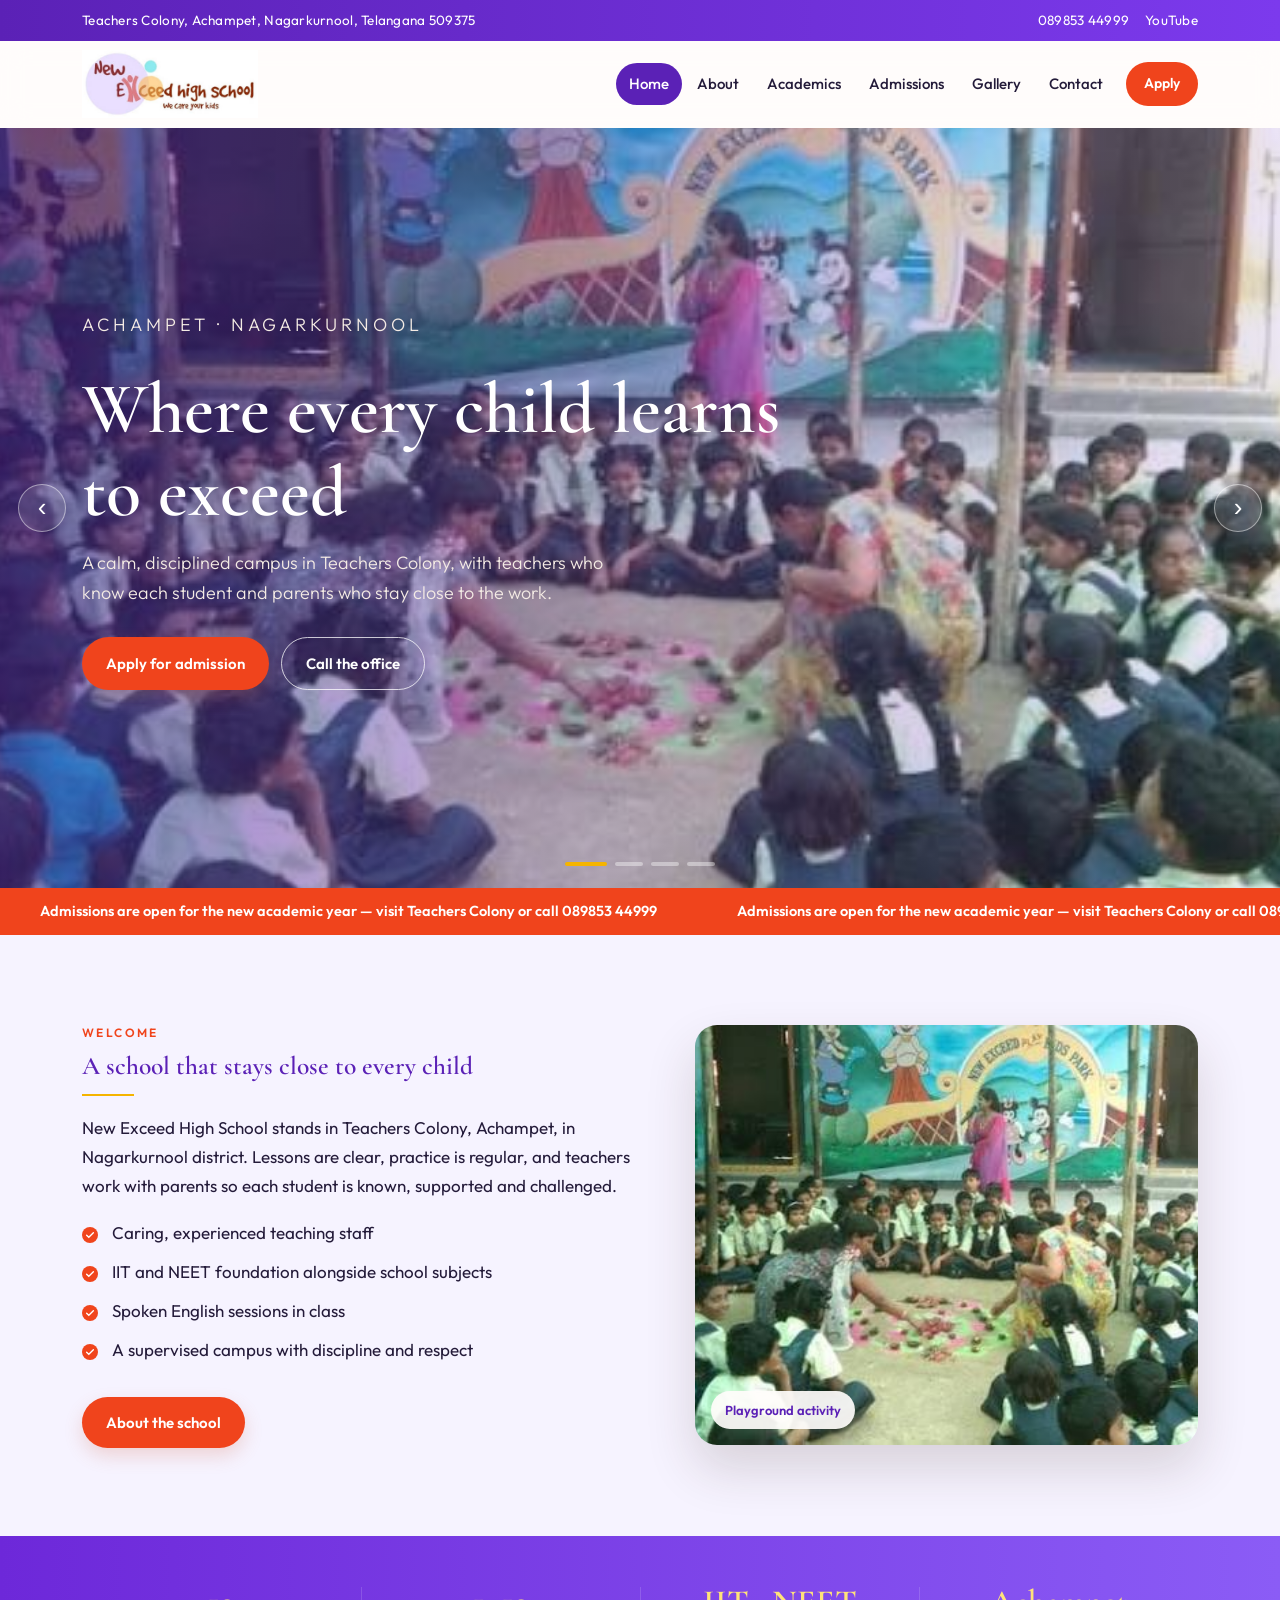
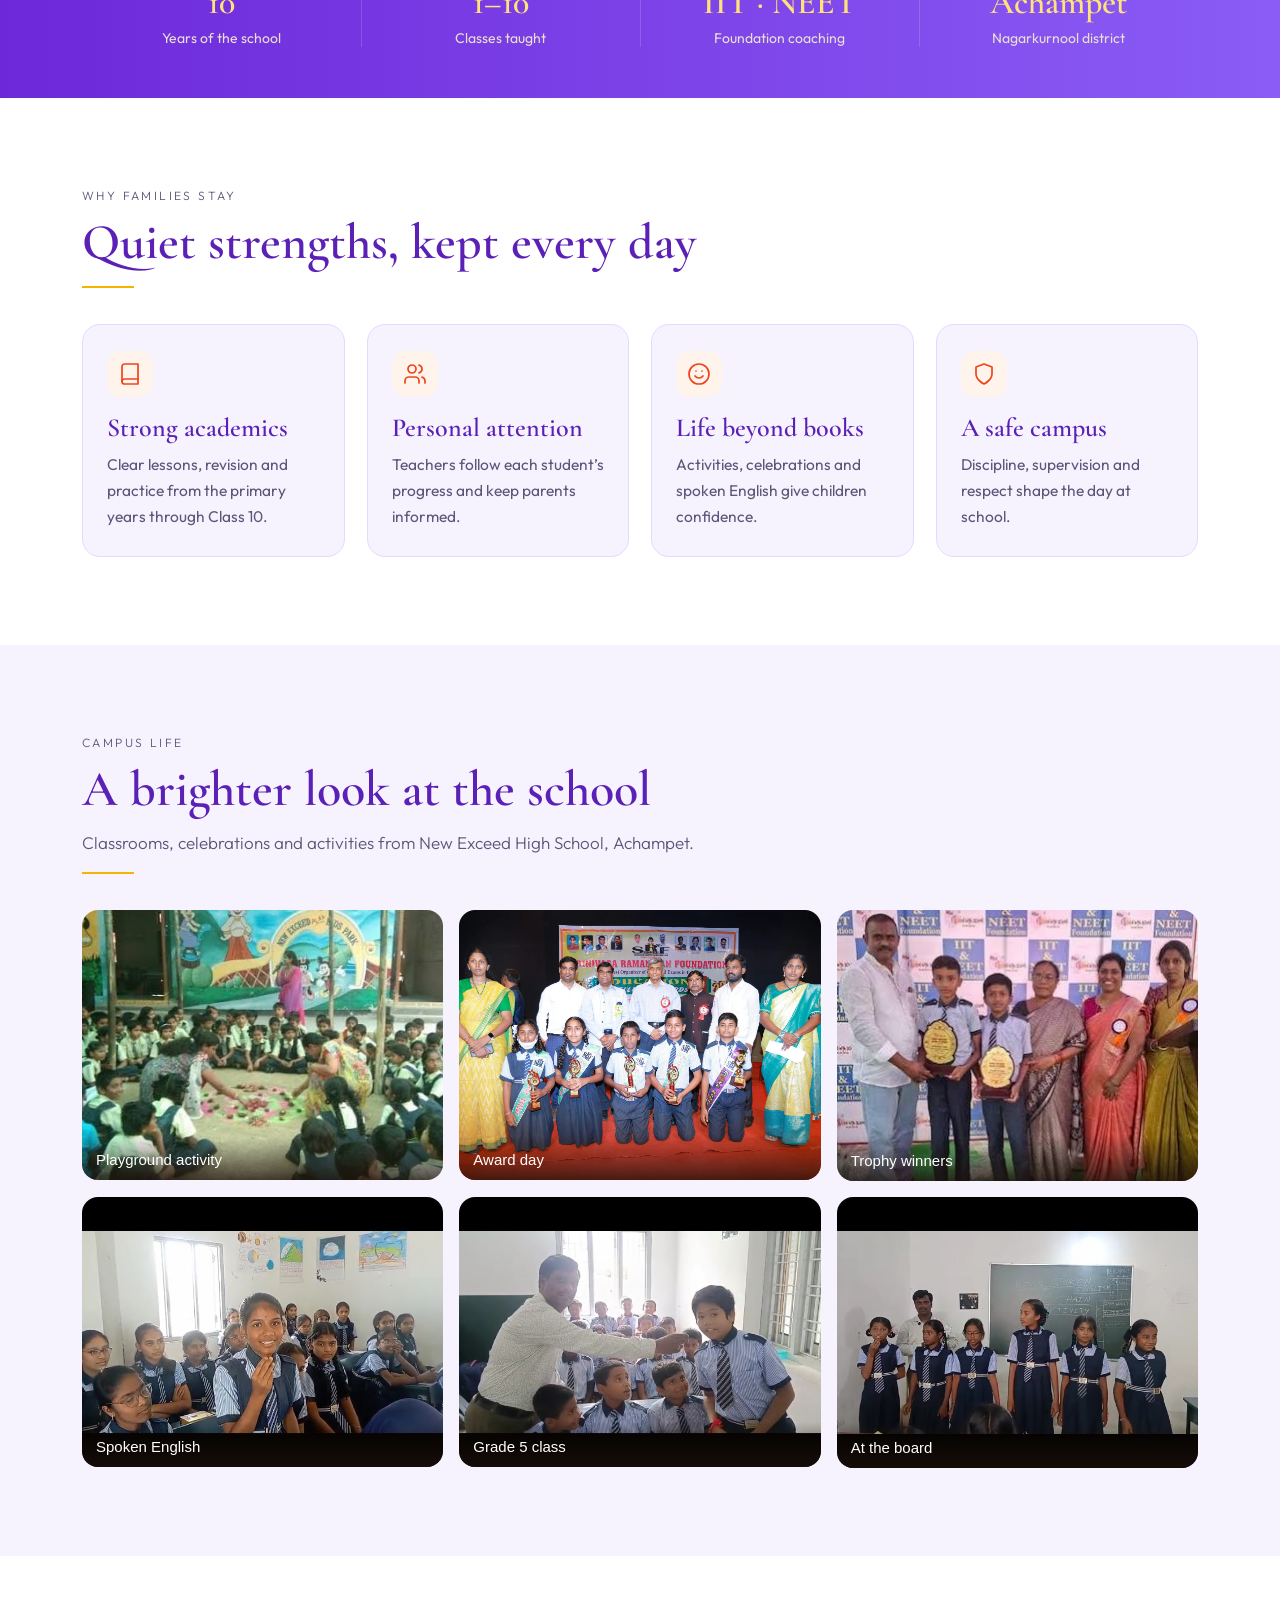
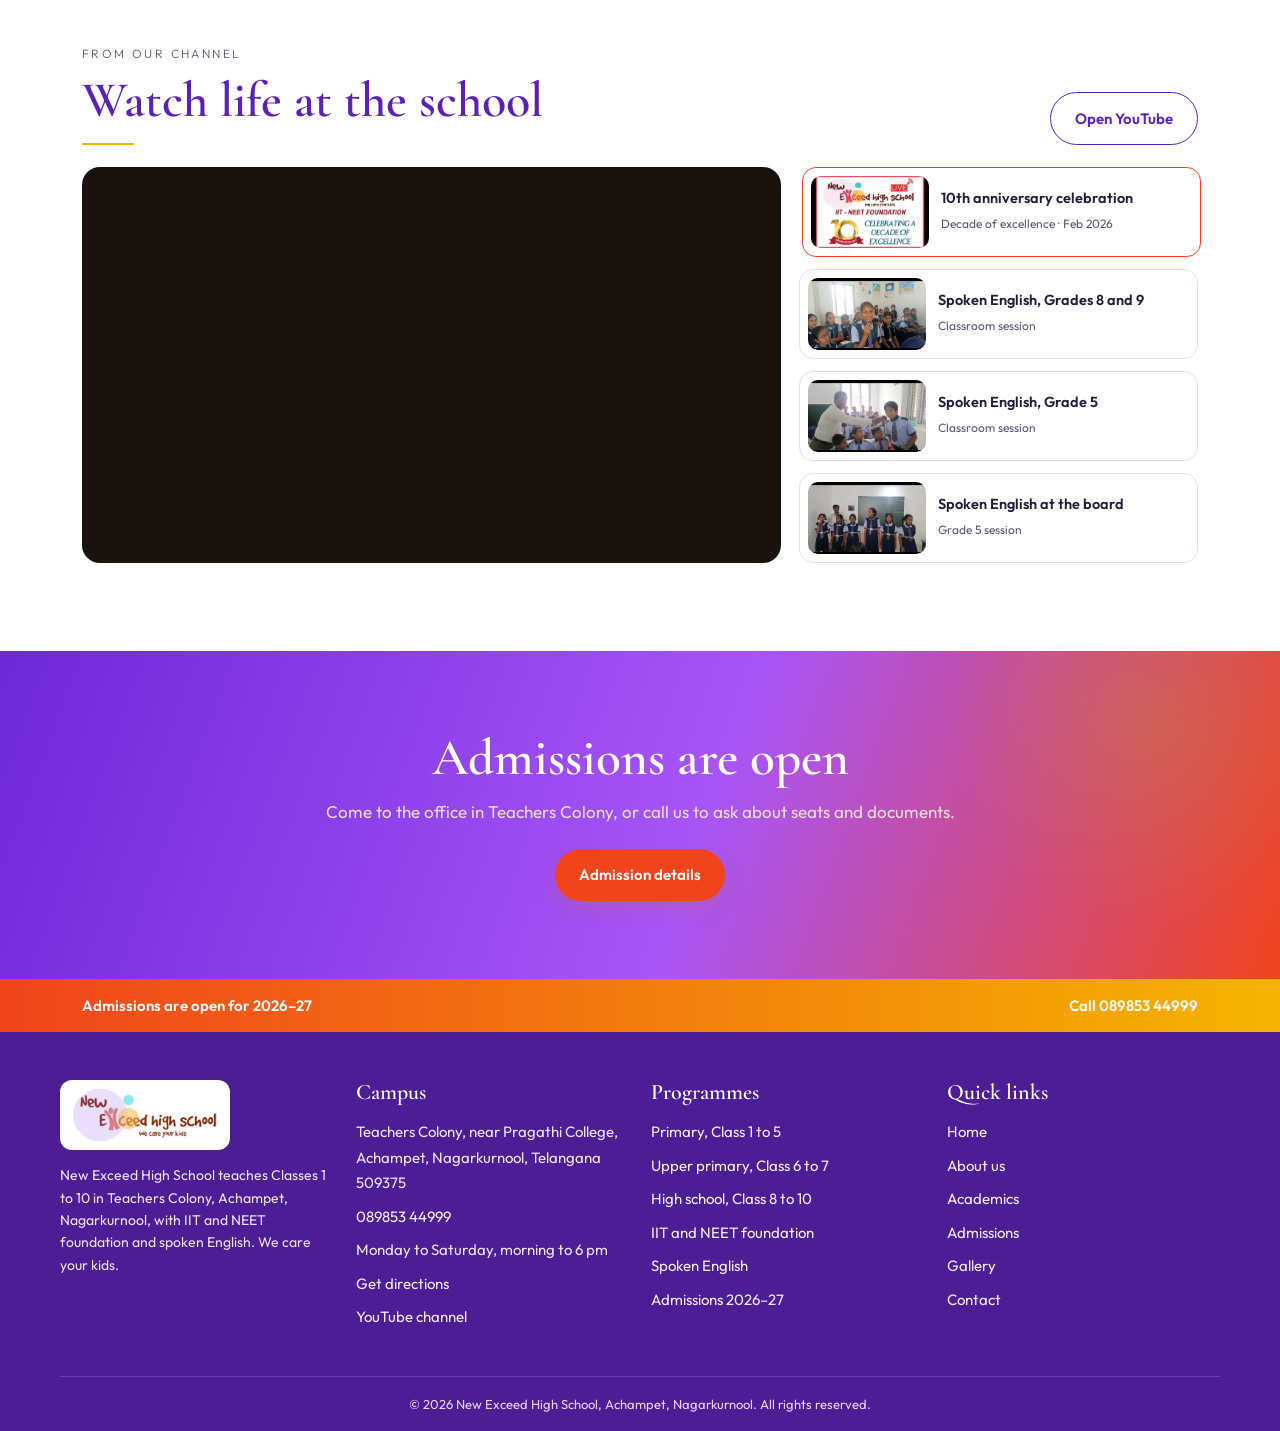
<file: index.html>
<!DOCTYPE html>
<html lang="en">
<head>
<meta charset="utf-8">
<meta name="viewport" content="width=device-width,initial-scale=1">
<title>Home | New Exceed High School, Achampet</title>
<meta name="description" content="New Exceed High School, Teachers Colony, Achampet, Nagarkurnool. A caring school for strong academics, IIT and NEET foundation, and confident children.">
<link rel="preconnect" href="https://fonts.googleapis.com">
<link rel="preconnect" href="https://fonts.gstatic.com" crossorigin>
<link href="https://fonts.googleapis.com/css2?family=Cormorant+Garamond:wght@500;600;700&family=Outfit:wght@300;400;500;600;700&display=swap" rel="stylesheet">
<link rel="icon" href="assets/logo.png">
<link rel="stylesheet" href="assets/style.css">
</head>
<body>
<div class="topbar"><div class="wrap"><span>Teachers Colony, Achampet, Nagarkurnool, Telangana 509375</span><span class="top-links"><a href="tel:+918985344999">089853 44999</a><a href="https://www.youtube.com/@newexceedhighschoolachampe1278" target="_blank" rel="noopener">YouTube</a></span></div></div>
<header class="site"><div class="wrap">
<a class="brand" href="index.html"><img class="logo" src="assets/logo.png" alt="New Exceed High School — We care your kids"></a>
<button class="menu-btn" aria-expanded="false" aria-controls="nav" aria-label="Open menu"><span></span></button>
<nav id="nav" aria-label="Main"><ul>
<li><a href="index.html" class="on" aria-current="page">Home</a></li>
<li><a href="about.html">About</a></li>
<li><a href="academics.html">Academics</a></li>
<li><a href="admissions.html">Admissions</a></li>
<li><a href="gallery.html">Gallery</a></li>
<li><a href="contact.html">Contact</a></li>
<li class="nav-cta"><a class="btn small" href="admissions.html">Apply</a></li>
</ul></nav>
</div></header>
<main>
<section class="carousel" aria-roledescription="carousel" aria-label="School highlights">
<div class="slides">
<div class="slide s1 on">
<div class="bg"></div>
<div class="wrap">
<p class="kicker">Achampet · Nagarkurnool</p>
<h2>Where every child learns to exceed</h2>
<p>A calm, disciplined campus in Teachers Colony, with teachers who know each student and parents who stay close to the work.</p>
<div class="actions"><a class="btn" href="admissions.html">Apply for admission</a><a class="btn ghost" href="tel:+918985344999">Call the office</a></div>
</div>
</div>
<div class="slide s2">
<div class="bg"></div>
<div class="wrap">
<p class="kicker">Achievements</p>
<h2>Proud of the work our students do</h2>
<p>Awards, trophies and steady practice show what daily teaching can do for a child.</p>
<div class="actions"><a class="btn" href="gallery.html">See the gallery</a><a class="btn ghost" href="academics.html">Academics</a></div>
</div>
</div>
<div class="slide s3">
<div class="bg"></div>
<div class="wrap">
<p class="kicker">In the classroom</p>
<h2>Spoken English, taught with care</h2>
<p>Students practise speaking in class, so English becomes something they can use, not only something they read.</p>
<div class="actions"><a class="btn" href="#videos">Watch a class</a><a class="btn ghost" href="https://www.youtube.com/@newexceedhighschoolachampe1278" target="_blank" rel="noopener">YouTube channel</a></div>
</div>
</div>
<div class="slide s4">
<div class="bg"></div>
<div class="wrap">
<p class="kicker">February 2026</p>
<h2>A decade of excellence</h2>
<p>New Exceed High School marked ten years with an anniversary celebration in Achampet. IIT and NEET foundation remains at the heart of the school.</p>
<div class="actions"><a class="btn" href="#videos">Watch the celebration</a><a class="btn ghost" href="contact.html">Visit us</a></div>
</div>
</div>
</div>
<button class="arrow prev" type="button" aria-label="Previous slide">&#8249;</button>
<button class="arrow next" type="button" aria-label="Next slide">&#8250;</button>
<div class="dots"></div>
</section>
<div class="notice" aria-label="Announcement"><div class="marquee"><span>Admissions are open for the new academic year — visit Teachers Colony or call 089853 44999</span><span>Admissions are open for the new academic year — visit Teachers Colony or call 089853 44999</span></div></div>

<section class="block"><div class="wrap split">
<div class="reveal">
<p class="eyebrow">Welcome</p>
<h2>A school that stays close to every child</h2>
<div class="rule"></div>
<p style="margin-top:18px">New Exceed High School stands in Teachers Colony, Achampet, in Nagarkurnool district. Lessons are clear, practice is regular, and teachers work with parents so each student is known, supported and challenged.</p>
<ul class="tick" style="margin-top:18px">
<li>Caring, experienced teaching staff</li>
<li>IIT and NEET foundation alongside school subjects</li>
<li>Spoken English sessions in class</li>
<li>A supervised campus with discipline and respect</li>
</ul>
<a class="btn" href="about.html" style="margin-top:22px">About the school</a>
</div>
<figure class="frame reveal d2"><img src="assets/kids-activity.jpg" alt="Students gathered for an activity in the New Exceed playground"><figcaption>Playground activity</figcaption></figure>
</div></section>

<section class="band"><div class="wrap grid g4">
<div class="stat reveal"><b>10</b><span>Years of the school</span></div>
<div class="stat reveal d1"><b>1–10</b><span>Classes taught</span></div>
<div class="stat reveal d2"><b>IIT · NEET</b><span>Foundation coaching</span></div>
<div class="stat reveal d3"><b>Achampet</b><span>Nagarkurnool district</span></div>
</div></section>

<section class="block alt"><div class="wrap">
<div class="head reveal"><p class="eyebrow">Why families stay</p><h2>Quiet strengths, kept every day</h2><div class="rule"></div></div>
<div class="grid g4">
<article class="card reveal"><div class="ic"><svg viewBox="0 0 24 24"><path d="M4 19.5A2.5 2.5 0 0 1 6.5 17H20"/><path d="M6.5 2H20v20H6.5A2.5 2.5 0 0 1 4 19.5v-15A2.5 2.5 0 0 1 6.5 2z"/></svg></div><h3>Strong academics</h3><p>Clear lessons, revision and practice from the primary years through Class 10.</p></article>
<article class="card reveal d1"><div class="ic"><svg viewBox="0 0 24 24"><path d="M16 21v-2a4 4 0 0 0-4-4H6a4 4 0 0 0-4 4v2"/><circle cx="9" cy="7" r="4"/><path d="M22 21v-2a4 4 0 0 0-3-3.87"/><path d="M16 3.13a4 4 0 0 1 0 7.75"/></svg></div><h3>Personal attention</h3><p>Teachers follow each student’s progress and keep parents informed.</p></article>
<article class="card reveal d2"><div class="ic"><svg viewBox="0 0 24 24"><circle cx="12" cy="12" r="10"/><path d="M8 14s1.5 2 4 2 4-2 4-2"/><path d="M9 9h.01M15 9h.01"/></svg></div><h3>Life beyond books</h3><p>Activities, celebrations and spoken English give children confidence.</p></article>
<article class="card reveal d3"><div class="ic"><svg viewBox="0 0 24 24"><path d="M12 22s8-4 8-10V5l-8-3-8 3v7c0 6 8 10 8 10z"/></svg></div><h3>A safe campus</h3><p>Discipline, supervision and respect shape the day at school.</p></article>
</div>
</div></section>

<section class="block"><div class="wrap">
<div class="head reveal"><p class="eyebrow">Campus life</p><h2>A brighter look at the school</h2><p>Classrooms, celebrations and activities from New Exceed High School, Achampet.</p><div class="rule"></div></div>
<div class="gal">
<button type="button" class="reveal" data-full="assets/kids-activity.jpg" data-alt="Students in the school playground"><img src="assets/kids-activity.jpg" alt="Students in the school playground"><span>Playground activity</span></button>
<button type="button" class="reveal d1" data-full="assets/award-ceremony.jpg" data-alt="Students at an award ceremony"><img src="assets/award-ceremony.jpg" alt="Students at an award ceremony"><span>Award day</span></button>
<button type="button" class="reveal d2" data-full="assets/trophy-winners.jpg" data-alt="Students with trophies"><img src="assets/trophy-winners.jpg" alt="Students with trophies"><span>Trophy winners</span></button>
<button type="button" class="reveal" data-full="assets/spoken-english.jpg" data-alt="Girls in a spoken English class"><img src="assets/spoken-english.jpg" alt="Girls in a spoken English class"><span>Spoken English</span></button>
<button type="button" class="reveal d1" data-full="assets/class-boys.jpg" data-alt="Boys practising English with their teacher"><img src="assets/class-boys.jpg" alt="Boys practising English with their teacher"><span>Grade 5 class</span></button>
<button type="button" class="reveal d2" data-full="assets/class-board.jpg" data-alt="Students at the spoken English board"><img src="assets/class-board.jpg" alt="Students at the spoken English board"><span>At the board</span></button>
</div>
</div></section>
<section class="block alt" id="videos"><div class="wrap">
<div class="vhead">
<div class="head reveal"><p class="eyebrow">From our channel</p><h2>Watch life at the school</h2><div class="rule"></div></div>
<a class="btn line reveal" href="https://www.youtube.com/@newexceedhighschoolachampe1278" target="_blank" rel="noopener">Open YouTube</a>
</div>
<div class="videos">
<iframe id="player" class="player reveal" src="https://www.youtube.com/embed/hDOFHgXUAkg" title="10th anniversary celebration of New Exceed High School" loading="lazy" allow="accelerometer; autoplay; clipboard-write; encrypted-media; gyroscope; picture-in-picture; fullscreen" allowfullscreen></iframe>
<div class="vlist reveal d2">
<button class="vcard on" type="button" data-id="hDOFHgXUAkg"><img src="assets/anniversary.jpg" alt=""><span><b>10th anniversary celebration</b><small>Decade of excellence · Feb 2026</small></span></button>
<button class="vcard" type="button" data-id="EHs2KDiS1x0"><img src="assets/spoken-english.jpg" alt=""><span><b>Spoken English, Grades 8 and 9</b><small>Classroom session</small></span></button>
<button class="vcard" type="button" data-id="FeVdJHSKleA"><img src="assets/class-boys.jpg" alt=""><span><b>Spoken English, Grade 5</b><small>Classroom session</small></span></button>
<button class="vcard" type="button" data-id="jCNmne31GKw"><img src="assets/class-board.jpg" alt=""><span><b>Spoken English at the board</b><small>Grade 5 session</small></span></button>
</div>
</div>
</div></section>

<section class="cta"><div class="wrap reveal"><h2>Admissions are open</h2><p>Come to the office in Teachers Colony, or call us to ask about seats and documents.</p><a class="btn" href="admissions.html">Admission details</a></div></section>
</main>
<footer>
<div class="foot-top"><div class="wrap"><span>Admissions are open for 2026–27</span><a href="tel:+918985344999">Call 089853 44999</a></div></div>
<div class="wrap foot-main grid g4">
<div><img class="logo flogo" src="assets/logo.png" alt="New Exceed High School"><p class="foot-note">New Exceed High School teaches Classes 1 to 10 in Teachers Colony, Achampet, Nagarkurnool, with IIT and NEET foundation and spoken English. We care your kids.</p></div>
<div><h3>Campus</h3><p>Teachers Colony, near Pragathi College, Achampet, Nagarkurnool, Telangana 509375</p><p><a href="tel:+918985344999">089853 44999</a></p><p>Monday to Saturday, morning to 6 pm</p><p><a href="https://www.google.com/maps/search/?api=1&query=New+Exceed+High+School+Achampet" target="_blank" rel="noopener">Get directions</a></p><p><a href="https://www.youtube.com/@newexceedhighschoolachampe1278" target="_blank" rel="noopener">YouTube channel</a></p></div>
<div><h3>Programmes</h3><a href="academics.html">Primary, Class 1 to 5</a><a href="academics.html">Upper primary, Class 6 to 7</a><a href="academics.html">High school, Class 8 to 10</a><a href="academics.html">IIT and NEET foundation</a><a href="gallery.html#videos">Spoken English</a><a href="admissions.html">Admissions 2026–27</a></div>
<div><h3>Quick links</h3><a href="index.html">Home</a><a href="about.html">About us</a><a href="academics.html">Academics</a><a href="admissions.html">Admissions</a><a href="gallery.html">Gallery</a><a href="contact.html">Contact</a></div>
</div>
<div class="wrap copy">&copy; 2026 New Exceed High School, Achampet, Nagarkurnool. All rights reserved.</div>
</footer>
<div class="lightbox" role="dialog" aria-modal="true" aria-label="Photo"><button type="button" aria-label="Close">&times;</button><img alt=""></div>
<script src="assets/script.js"></script>
</body>
</html>
</file>
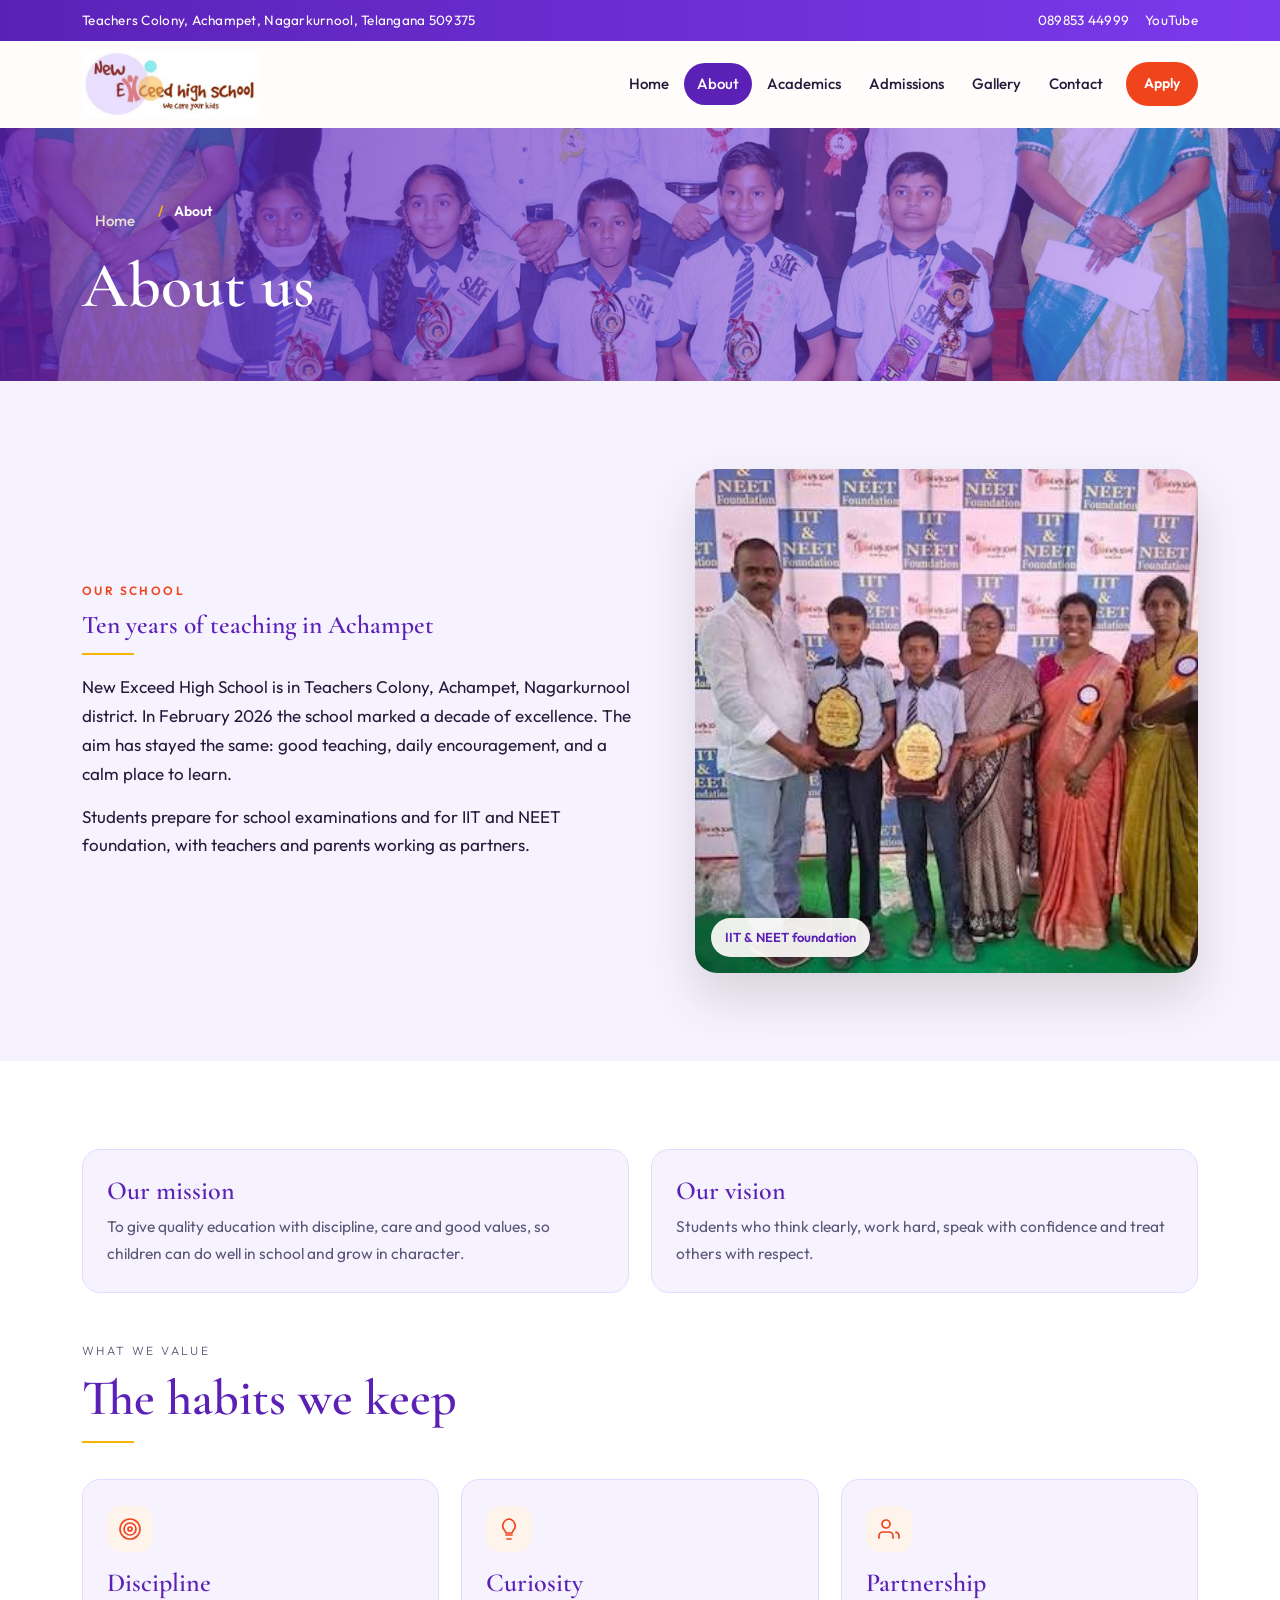
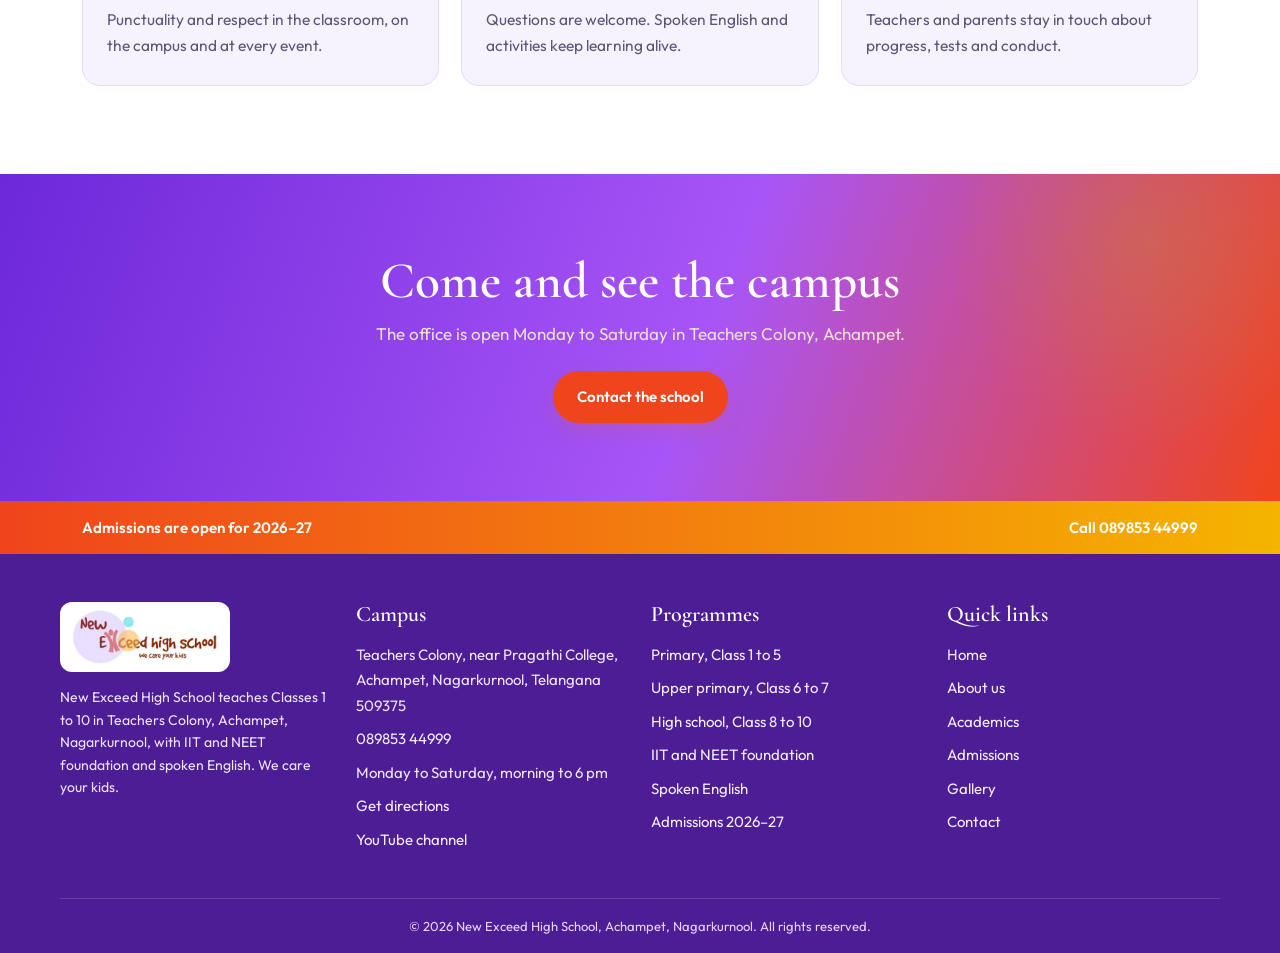
<file: about.html>
<!DOCTYPE html>
<html lang="en">
<head>
<meta charset="utf-8">
<meta name="viewport" content="width=device-width,initial-scale=1">
<title>About Us | New Exceed High School, Achampet</title>
<meta name="description" content="About New Exceed High School in Teachers Colony, Achampet, Nagarkurnool. A decade of teaching with care, discipline and IIT and NEET foundation.">
<link rel="preconnect" href="https://fonts.googleapis.com">
<link rel="preconnect" href="https://fonts.gstatic.com" crossorigin>
<link href="https://fonts.googleapis.com/css2?family=Cormorant+Garamond:wght@500;600;700&family=Outfit:wght@300;400;500;600;700&display=swap" rel="stylesheet">
<link rel="icon" href="assets/logo.png">
<link rel="stylesheet" href="assets/style.css">
</head>
<body>
<div class="topbar"><div class="wrap"><span>Teachers Colony, Achampet, Nagarkurnool, Telangana 509375</span><span class="top-links"><a href="tel:+918985344999">089853 44999</a><a href="https://www.youtube.com/@newexceedhighschoolachampe1278" target="_blank" rel="noopener">YouTube</a></span></div></div>
<header class="site"><div class="wrap">
<a class="brand" href="index.html"><img class="logo" src="assets/logo.png" alt="New Exceed High School — We care your kids"></a>
<button class="menu-btn" aria-expanded="false" aria-controls="nav" aria-label="Open menu"><span></span></button>
<nav id="nav" aria-label="Main"><ul>
<li><a href="index.html">Home</a></li>
<li><a href="about.html" class="on" aria-current="page">About</a></li>
<li><a href="academics.html">Academics</a></li>
<li><a href="admissions.html">Admissions</a></li>
<li><a href="gallery.html">Gallery</a></li>
<li><a href="contact.html">Contact</a></li>
<li class="nav-cta"><a class="btn small" href="admissions.html">Apply</a></li>
</ul></nav>
</div></header>
<div class="page-banner" style="background-image:url(assets/award-ceremony.jpg)"><div class="wrap">
<nav aria-label="Breadcrumb"><ol class="crumbs"><li><a href="index.html">Home</a></li><li aria-current="page">About</li></ol></nav>
<h1>About us</h1>
</div></div>
<main>
<section class="block"><div class="wrap split">
<div class="reveal">
<p class="eyebrow">Our school</p>
<h2>Ten years of teaching in Achampet</h2>
<div class="rule"></div>
<p style="margin-top:18px">New Exceed High School is in Teachers Colony, Achampet, Nagarkurnool district. In February 2026 the school marked a decade of excellence. The aim has stayed the same: good teaching, daily encouragement, and a calm place to learn.</p>
<p style="margin-top:14px">Students prepare for school examinations and for IIT and NEET foundation, with teachers and parents working as partners.</p>
</div>
<figure class="frame reveal d2"><img src="assets/trophy-winners.jpg" alt="Students holding trophies at an IIT and NEET foundation event"><figcaption>IIT &amp; NEET foundation</figcaption></figure>
</div></section>
<section class="block alt"><div class="wrap">
<div class="grid g2">
<article class="card reveal"><h3>Our mission</h3><p>To give quality education with discipline, care and good values, so children can do well in school and grow in character.</p></article>
<article class="card reveal d1"><h3>Our vision</h3><p>Students who think clearly, work hard, speak with confidence and treat others with respect.</p></article>
</div>
<div class="head reveal" style="margin-top:48px"><p class="eyebrow">What we value</p><h2>The habits we keep</h2><div class="rule"></div></div>
<div class="grid g3">
<article class="card reveal"><div class="ic"><svg viewBox="0 0 24 24"><circle cx="12" cy="12" r="10"/><circle cx="12" cy="12" r="6"/><circle cx="12" cy="12" r="2"/></svg></div><h3>Discipline</h3><p>Punctuality and respect in the classroom, on the campus and at every event.</p></article>
<article class="card reveal d1"><div class="ic"><svg viewBox="0 0 24 24"><path d="M9 18h6"/><path d="M10 22h4"/><path d="M12 2a7 7 0 0 0-4 12c.6.8 1 1.8 1 2h6c0-.2.4-1.2 1-2a7 7 0 0 0-4-12z"/></svg></div><h3>Curiosity</h3><p>Questions are welcome. Spoken English and activities keep learning alive.</p></article>
<article class="card reveal d2"><div class="ic"><svg viewBox="0 0 24 24"><path d="M16 21v-2a4 4 0 0 0-4-4H6a4 4 0 0 0-4 4v2"/><circle cx="9" cy="7" r="4"/><path d="M22 21v-2a4 4 0 0 0-3-3.87"/></svg></div><h3>Partnership</h3><p>Teachers and parents stay in touch about progress, tests and conduct.</p></article>
</div>
</div></section>
<section class="cta"><div class="wrap reveal"><h2>Come and see the campus</h2><p>The office is open Monday to Saturday in Teachers Colony, Achampet.</p><a class="btn" href="contact.html">Contact the school</a></div></section>
</main>
<footer>
<div class="foot-top"><div class="wrap"><span>Admissions are open for 2026–27</span><a href="tel:+918985344999">Call 089853 44999</a></div></div>
<div class="wrap foot-main grid g4">
<div><img class="logo flogo" src="assets/logo.png" alt="New Exceed High School"><p class="foot-note">New Exceed High School teaches Classes 1 to 10 in Teachers Colony, Achampet, Nagarkurnool, with IIT and NEET foundation and spoken English. We care your kids.</p></div>
<div><h3>Campus</h3><p>Teachers Colony, near Pragathi College, Achampet, Nagarkurnool, Telangana 509375</p><p><a href="tel:+918985344999">089853 44999</a></p><p>Monday to Saturday, morning to 6 pm</p><p><a href="https://www.google.com/maps/search/?api=1&query=New+Exceed+High+School+Achampet" target="_blank" rel="noopener">Get directions</a></p><p><a href="https://www.youtube.com/@newexceedhighschoolachampe1278" target="_blank" rel="noopener">YouTube channel</a></p></div>
<div><h3>Programmes</h3><a href="academics.html">Primary, Class 1 to 5</a><a href="academics.html">Upper primary, Class 6 to 7</a><a href="academics.html">High school, Class 8 to 10</a><a href="academics.html">IIT and NEET foundation</a><a href="gallery.html#videos">Spoken English</a><a href="admissions.html">Admissions 2026–27</a></div>
<div><h3>Quick links</h3><a href="index.html">Home</a><a href="about.html">About us</a><a href="academics.html">Academics</a><a href="admissions.html">Admissions</a><a href="gallery.html">Gallery</a><a href="contact.html">Contact</a></div>
</div>
<div class="wrap copy">&copy; 2026 New Exceed High School, Achampet, Nagarkurnool. All rights reserved.</div>
</footer>
<script src="assets/script.js"></script>
</body>
</html>
</file>
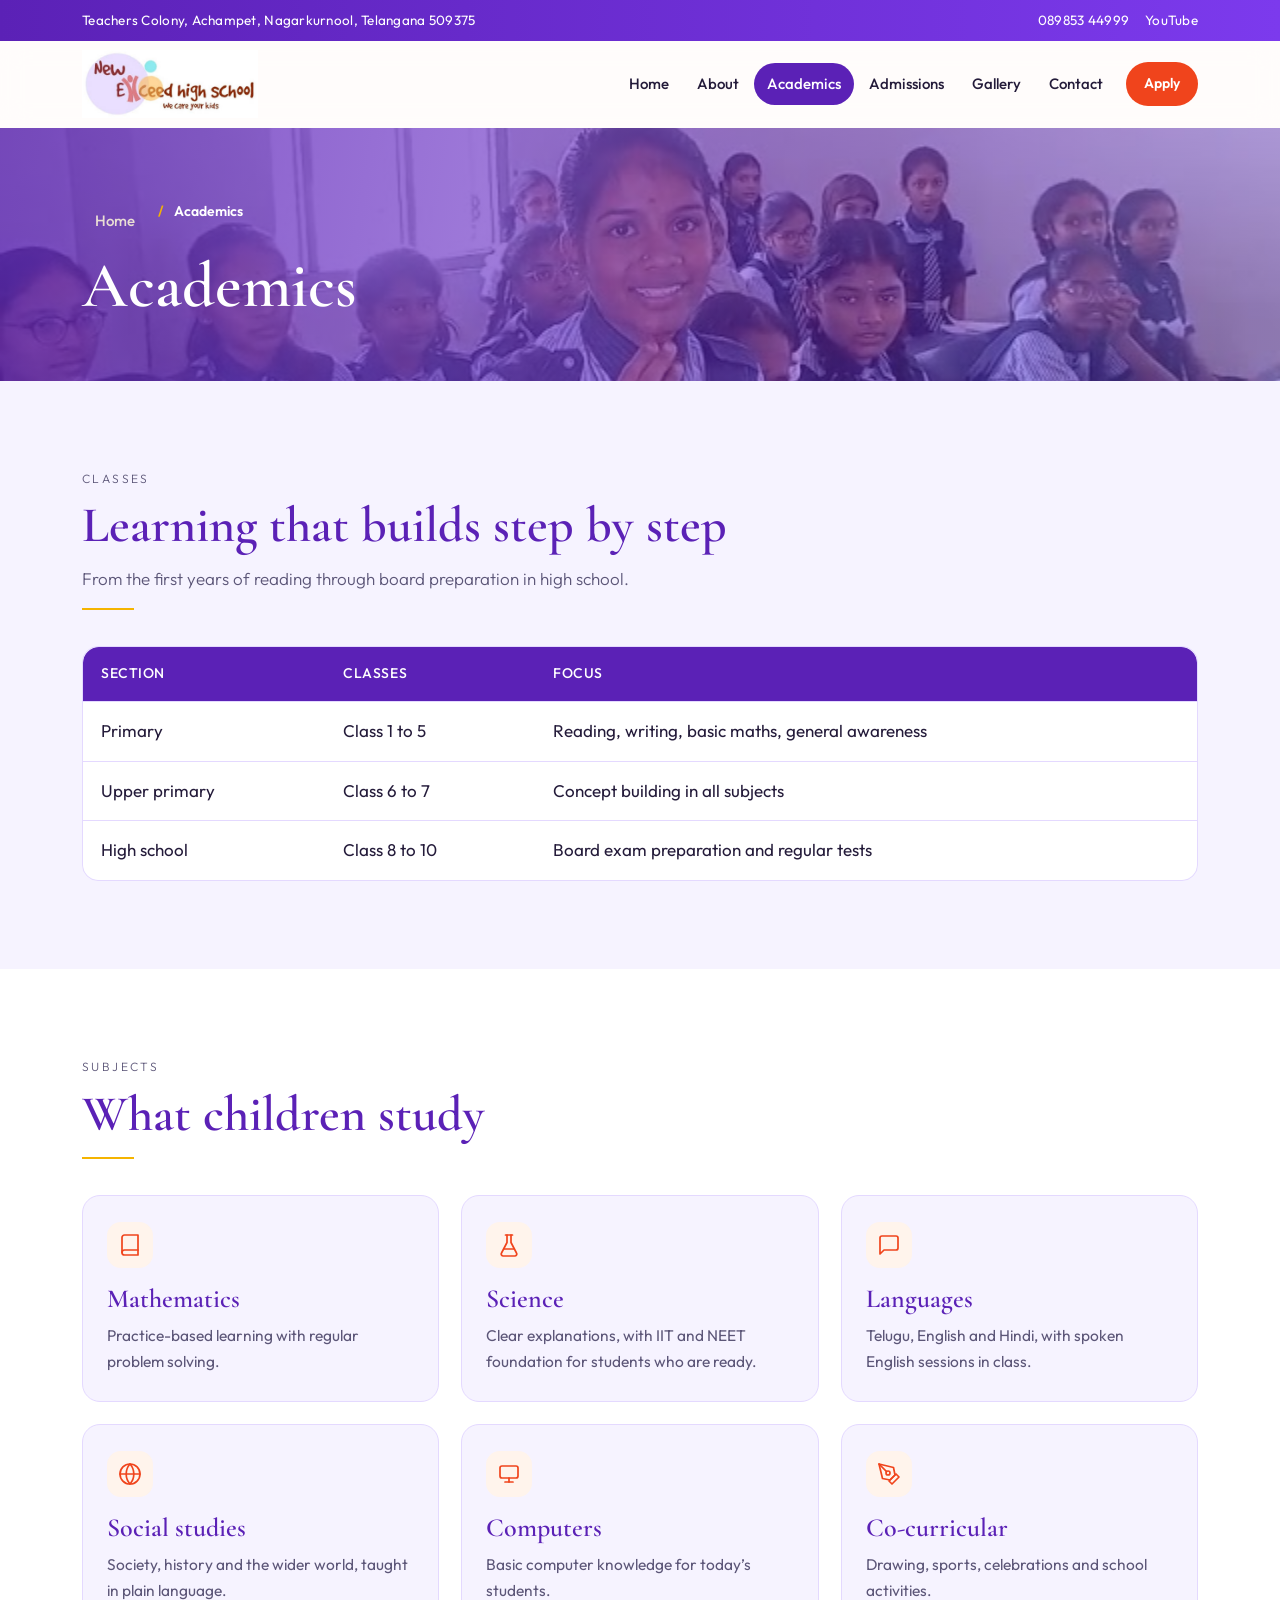
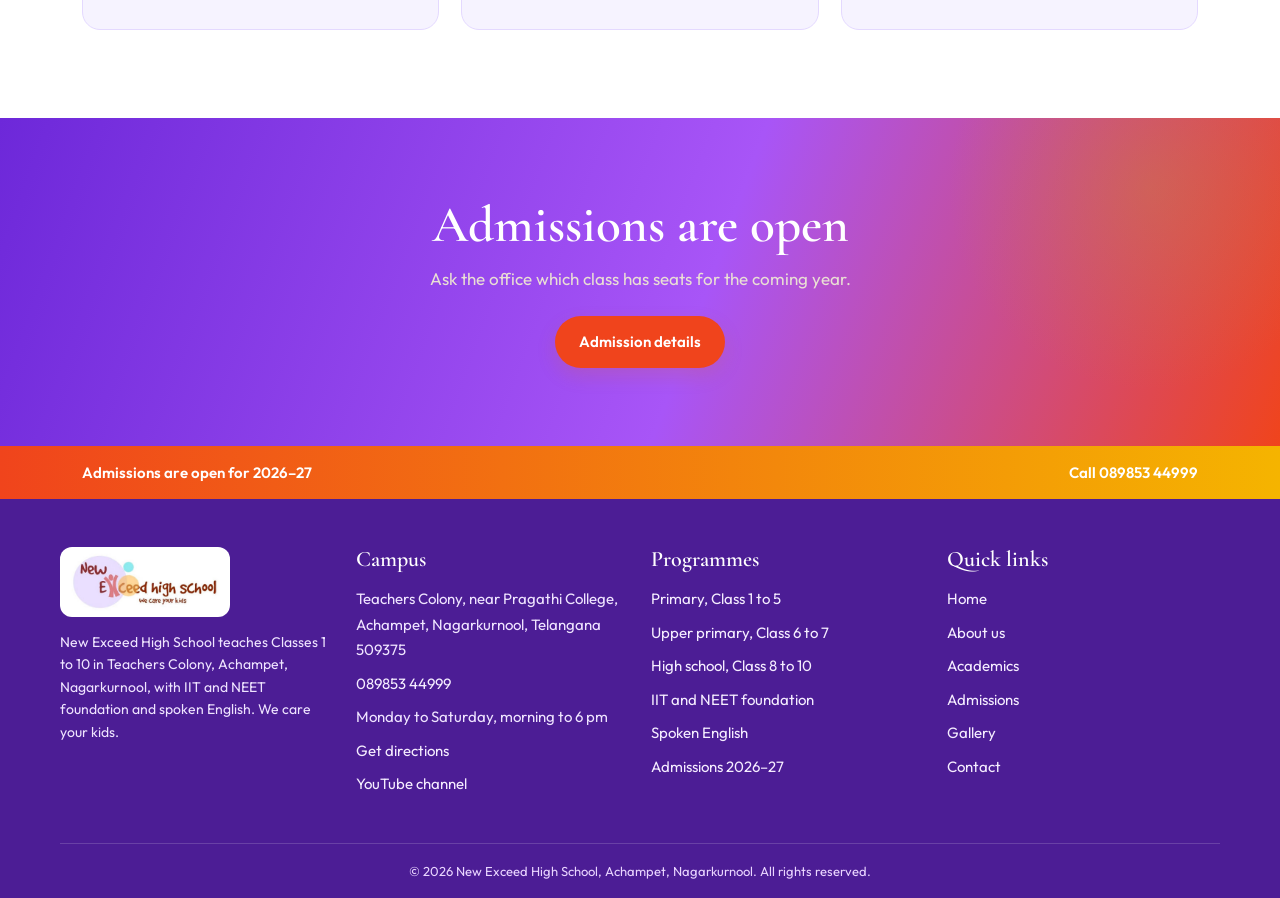
<file: academics.html>
<!DOCTYPE html>
<html lang="en">
<head>
<meta charset="utf-8">
<meta name="viewport" content="width=device-width,initial-scale=1">
<title>Academics | New Exceed High School, Achampet</title>
<meta name="description" content="Classes 1 to 10 at New Exceed High School, Achampet, with school subjects, spoken English, and IIT and NEET foundation.">
<link rel="preconnect" href="https://fonts.googleapis.com">
<link rel="preconnect" href="https://fonts.gstatic.com" crossorigin>
<link href="https://fonts.googleapis.com/css2?family=Cormorant+Garamond:wght@500;600;700&family=Outfit:wght@300;400;500;600;700&display=swap" rel="stylesheet">
<link rel="icon" href="assets/logo.png">
<link rel="stylesheet" href="assets/style.css">
</head>
<body>
<div class="topbar"><div class="wrap"><span>Teachers Colony, Achampet, Nagarkurnool, Telangana 509375</span><span class="top-links"><a href="tel:+918985344999">089853 44999</a><a href="https://www.youtube.com/@newexceedhighschoolachampe1278" target="_blank" rel="noopener">YouTube</a></span></div></div>
<header class="site"><div class="wrap">
<a class="brand" href="index.html"><img class="logo" src="assets/logo.png" alt="New Exceed High School — We care your kids"></a>
<button class="menu-btn" aria-expanded="false" aria-controls="nav" aria-label="Open menu"><span></span></button>
<nav id="nav" aria-label="Main"><ul>
<li><a href="index.html">Home</a></li>
<li><a href="about.html">About</a></li>
<li><a href="academics.html" class="on" aria-current="page">Academics</a></li>
<li><a href="admissions.html">Admissions</a></li>
<li><a href="gallery.html">Gallery</a></li>
<li><a href="contact.html">Contact</a></li>
<li class="nav-cta"><a class="btn small" href="admissions.html">Apply</a></li>
</ul></nav>
</div></header>
<div class="page-banner" style="background-image:url(assets/spoken-english.jpg)"><div class="wrap">
<nav aria-label="Breadcrumb"><ol class="crumbs"><li><a href="index.html">Home</a></li><li aria-current="page">Academics</li></ol></nav>
<h1>Academics</h1>
</div></div>
<main>
<section class="block"><div class="wrap">
<div class="head reveal"><p class="eyebrow">Classes</p><h2>Learning that builds step by step</h2><p>From the first years of reading through board preparation in high school.</p><div class="rule"></div></div>
<div class="tbl reveal">
<table>
<thead><tr><th>Section</th><th>Classes</th><th>Focus</th></tr></thead>
<tbody>
<tr><td>Primary</td><td>Class 1 to 5</td><td>Reading, writing, basic maths, general awareness</td></tr>
<tr><td>Upper primary</td><td>Class 6 to 7</td><td>Concept building in all subjects</td></tr>
<tr><td>High school</td><td>Class 8 to 10</td><td>Board exam preparation and regular tests</td></tr>
</tbody>
</table>
</div>
</div></section>
<section class="block alt"><div class="wrap">
<div class="head reveal"><p class="eyebrow">Subjects</p><h2>What children study</h2><div class="rule"></div></div>
<div class="grid g3">
<article class="card reveal"><div class="ic"><svg viewBox="0 0 24 24"><path d="M4 19.5A2.5 2.5 0 0 1 6.5 17H20"/><path d="M6.5 2H20v20H6.5A2.5 2.5 0 0 1 4 19.5v-15A2.5 2.5 0 0 1 6.5 2z"/></svg></div><h3>Mathematics</h3><p>Practice-based learning with regular problem solving.</p></article>
<article class="card reveal d1"><div class="ic"><svg viewBox="0 0 24 24"><path d="M10 2v7.5L4.5 20a2 2 0 0 0 1.8 3h11.4a2 2 0 0 0 1.8-3L14 9.5V2"/><path d="M8.5 2h7"/><path d="M7 16h10"/></svg></div><h3>Science</h3><p>Clear explanations, with IIT and NEET foundation for students who are ready.</p></article>
<article class="card reveal d2"><div class="ic"><svg viewBox="0 0 24 24"><path d="M21 15a2 2 0 0 1-2 2H7l-4 4V5a2 2 0 0 1 2-2h14a2 2 0 0 1 2 2z"/></svg></div><h3>Languages</h3><p>Telugu, English and Hindi, with spoken English sessions in class.</p></article>
<article class="card reveal"><div class="ic"><svg viewBox="0 0 24 24"><circle cx="12" cy="12" r="10"/><path d="M2 12h20"/><path d="M12 2a15 15 0 0 1 0 20 15 15 0 0 1 0-20"/></svg></div><h3>Social studies</h3><p>Society, history and the wider world, taught in plain language.</p></article>
<article class="card reveal d1"><div class="ic"><svg viewBox="0 0 24 24"><rect x="3" y="4" width="18" height="12" rx="2"/><path d="M8 20h8"/><path d="M12 16v4"/></svg></div><h3>Computers</h3><p>Basic computer knowledge for today’s students.</p></article>
<article class="card reveal d2"><div class="ic"><svg viewBox="0 0 24 24"><path d="M12 19l7-7 3 3-7 7-3-3z"/><path d="M18 13l-1.5-7.5L2 2l3.5 14.5L13 18l5-5z"/><path d="M2 2l7.586 7.586"/><circle cx="11" cy="11" r="2"/></svg></div><h3>Co-curricular</h3><p>Drawing, sports, celebrations and school activities.</p></article>
</div>
</div></section>
<section class="cta"><div class="wrap reveal"><h2>Admissions are open</h2><p>Ask the office which class has seats for the coming year.</p><a class="btn" href="admissions.html">Admission details</a></div></section>
</main>
<footer>
<div class="foot-top"><div class="wrap"><span>Admissions are open for 2026–27</span><a href="tel:+918985344999">Call 089853 44999</a></div></div>
<div class="wrap foot-main grid g4">
<div><img class="logo flogo" src="assets/logo.png" alt="New Exceed High School"><p class="foot-note">New Exceed High School teaches Classes 1 to 10 in Teachers Colony, Achampet, Nagarkurnool, with IIT and NEET foundation and spoken English. We care your kids.</p></div>
<div><h3>Campus</h3><p>Teachers Colony, near Pragathi College, Achampet, Nagarkurnool, Telangana 509375</p><p><a href="tel:+918985344999">089853 44999</a></p><p>Monday to Saturday, morning to 6 pm</p><p><a href="https://www.google.com/maps/search/?api=1&query=New+Exceed+High+School+Achampet" target="_blank" rel="noopener">Get directions</a></p><p><a href="https://www.youtube.com/@newexceedhighschoolachampe1278" target="_blank" rel="noopener">YouTube channel</a></p></div>
<div><h3>Programmes</h3><a href="academics.html">Primary, Class 1 to 5</a><a href="academics.html">Upper primary, Class 6 to 7</a><a href="academics.html">High school, Class 8 to 10</a><a href="academics.html">IIT and NEET foundation</a><a href="gallery.html#videos">Spoken English</a><a href="admissions.html">Admissions 2026–27</a></div>
<div><h3>Quick links</h3><a href="index.html">Home</a><a href="about.html">About us</a><a href="academics.html">Academics</a><a href="admissions.html">Admissions</a><a href="gallery.html">Gallery</a><a href="contact.html">Contact</a></div>
</div>
<div class="wrap copy">&copy; 2026 New Exceed High School, Achampet, Nagarkurnool. All rights reserved.</div>
</footer>
<script src="assets/script.js"></script>
</body>
</html>
</file>
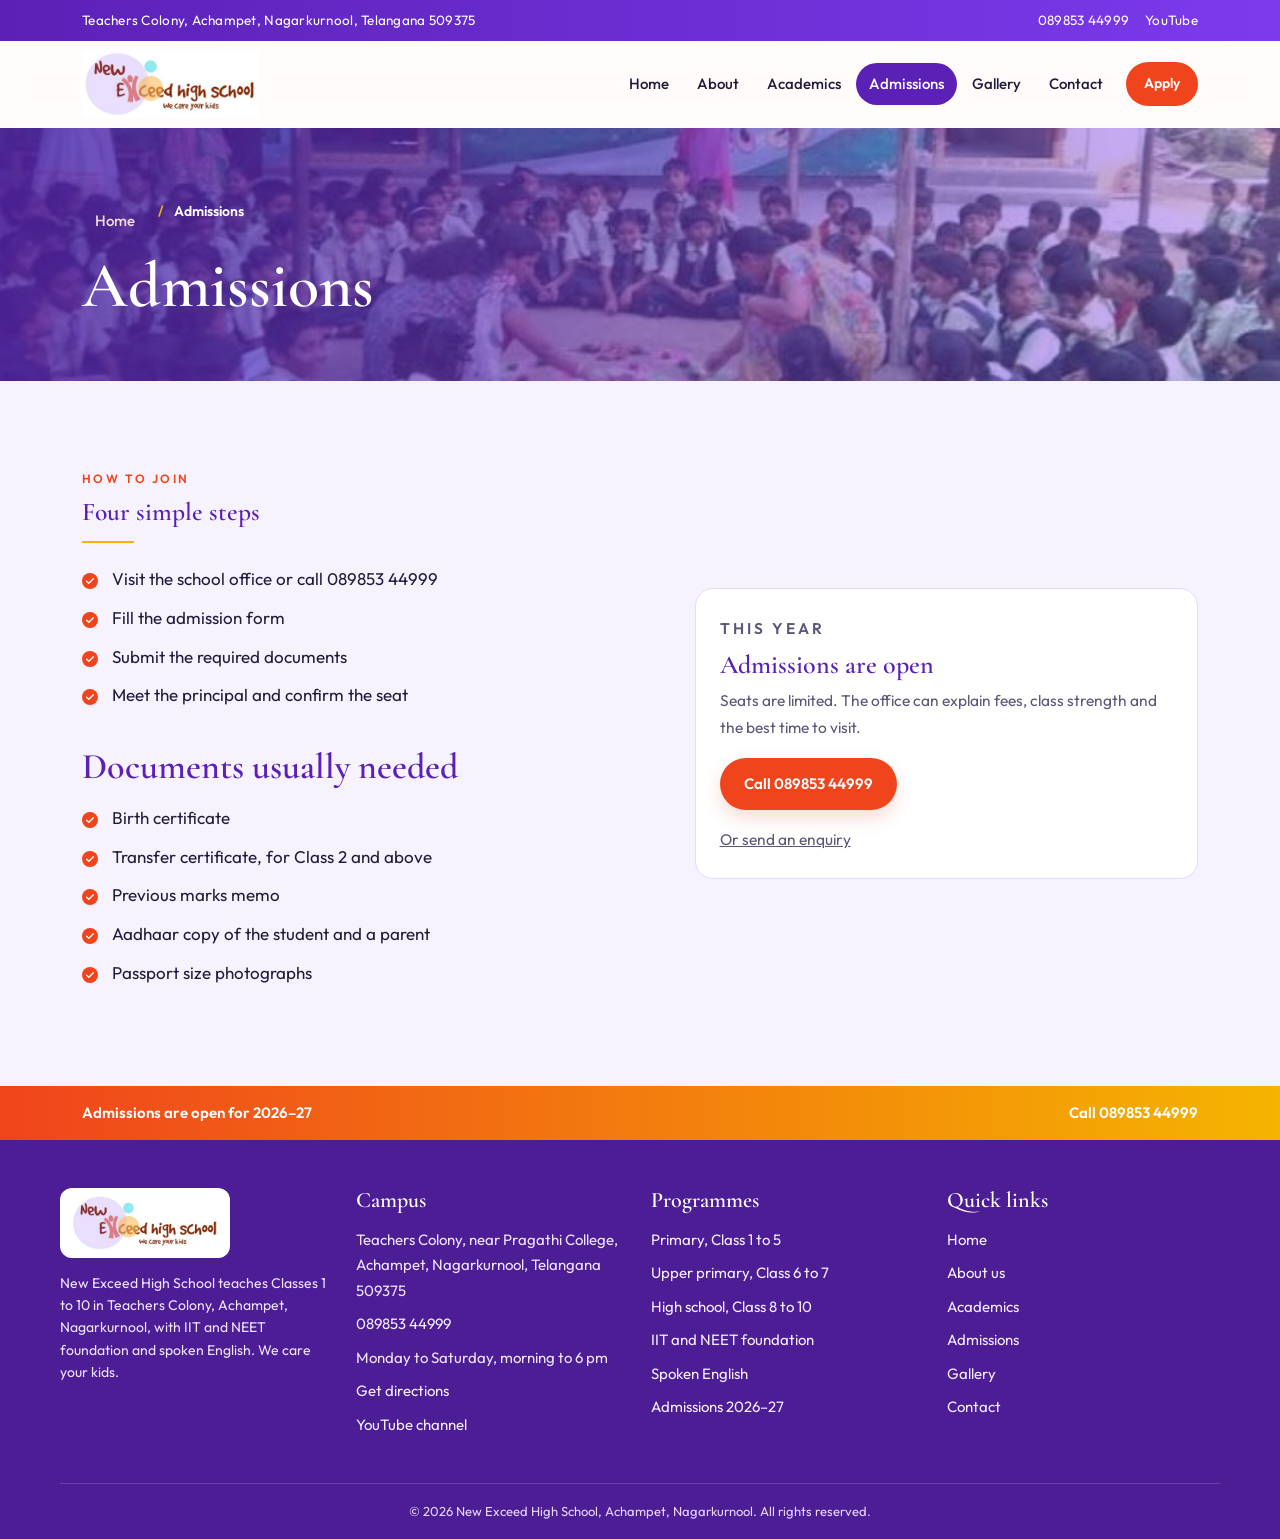
<file: admissions.html>
<!DOCTYPE html>
<html lang="en">
<head>
<meta charset="utf-8">
<meta name="viewport" content="width=device-width,initial-scale=1">
<title>Admissions | New Exceed High School, Achampet</title>
<meta name="description" content="Admissions at New Exceed High School, Teachers Colony, Achampet. Call 089853 44999 for seats, documents and a visit.">
<link rel="preconnect" href="https://fonts.googleapis.com">
<link rel="preconnect" href="https://fonts.gstatic.com" crossorigin>
<link href="https://fonts.googleapis.com/css2?family=Cormorant+Garamond:wght@500;600;700&family=Outfit:wght@300;400;500;600;700&display=swap" rel="stylesheet">
<link rel="icon" href="assets/logo.png">
<link rel="stylesheet" href="assets/style.css">
</head>
<body>
<div class="topbar"><div class="wrap"><span>Teachers Colony, Achampet, Nagarkurnool, Telangana 509375</span><span class="top-links"><a href="tel:+918985344999">089853 44999</a><a href="https://www.youtube.com/@newexceedhighschoolachampe1278" target="_blank" rel="noopener">YouTube</a></span></div></div>
<header class="site"><div class="wrap">
<a class="brand" href="index.html"><img class="logo" src="assets/logo.png" alt="New Exceed High School — We care your kids"></a>
<button class="menu-btn" aria-expanded="false" aria-controls="nav" aria-label="Open menu"><span></span></button>
<nav id="nav" aria-label="Main"><ul>
<li><a href="index.html">Home</a></li>
<li><a href="about.html">About</a></li>
<li><a href="academics.html">Academics</a></li>
<li><a href="admissions.html" class="on" aria-current="page">Admissions</a></li>
<li><a href="gallery.html">Gallery</a></li>
<li><a href="contact.html">Contact</a></li>
<li class="nav-cta"><a class="btn small" href="admissions.html">Apply</a></li>
</ul></nav>
</div></header>
<div class="page-banner" style="background-image:url(assets/kids-activity.jpg)"><div class="wrap">
<nav aria-label="Breadcrumb"><ol class="crumbs"><li><a href="index.html">Home</a></li><li aria-current="page">Admissions</li></ol></nav>
<h1>Admissions</h1>
</div></div>
<main>
<section class="block"><div class="wrap split">
<div class="reveal">
<p class="eyebrow">How to join</p>
<h2>Four simple steps</h2>
<div class="rule"></div>
<ul class="tick" style="margin-top:22px">
<li>Visit the school office or call 089853 44999</li>
<li>Fill the admission form</li>
<li>Submit the required documents</li>
<li>Meet the principal and confirm the seat</li>
</ul>
<h2 style="margin-top:36px;font-size:36px">Documents usually needed</h2>
<ul class="tick" style="margin-top:16px">
<li>Birth certificate</li>
<li>Transfer certificate, for Class 2 and above</li>
<li>Previous marks memo</li>
<li>Aadhaar copy of the student and a parent</li>
<li>Passport size photographs</li>
</ul>
</div>
<aside class="card reveal d2">
<p class="eyebrow">This year</p>
<h3>Admissions are open</h3>
<p>Seats are limited. The office can explain fees, class strength and the best time to visit.</p>
<a class="btn" href="tel:+918985344999" style="margin-top:18px">Call 089853 44999</a>
<p style="margin-top:16px"><a href="contact.html">Or send an enquiry</a></p>
</aside>
</div></section>
</main>
<footer>
<div class="foot-top"><div class="wrap"><span>Admissions are open for 2026–27</span><a href="tel:+918985344999">Call 089853 44999</a></div></div>
<div class="wrap foot-main grid g4">
<div><img class="logo flogo" src="assets/logo.png" alt="New Exceed High School"><p class="foot-note">New Exceed High School teaches Classes 1 to 10 in Teachers Colony, Achampet, Nagarkurnool, with IIT and NEET foundation and spoken English. We care your kids.</p></div>
<div><h3>Campus</h3><p>Teachers Colony, near Pragathi College, Achampet, Nagarkurnool, Telangana 509375</p><p><a href="tel:+918985344999">089853 44999</a></p><p>Monday to Saturday, morning to 6 pm</p><p><a href="https://www.google.com/maps/search/?api=1&query=New+Exceed+High+School+Achampet" target="_blank" rel="noopener">Get directions</a></p><p><a href="https://www.youtube.com/@newexceedhighschoolachampe1278" target="_blank" rel="noopener">YouTube channel</a></p></div>
<div><h3>Programmes</h3><a href="academics.html">Primary, Class 1 to 5</a><a href="academics.html">Upper primary, Class 6 to 7</a><a href="academics.html">High school, Class 8 to 10</a><a href="academics.html">IIT and NEET foundation</a><a href="gallery.html#videos">Spoken English</a><a href="admissions.html">Admissions 2026–27</a></div>
<div><h3>Quick links</h3><a href="index.html">Home</a><a href="about.html">About us</a><a href="academics.html">Academics</a><a href="admissions.html">Admissions</a><a href="gallery.html">Gallery</a><a href="contact.html">Contact</a></div>
</div>
<div class="wrap copy">&copy; 2026 New Exceed High School, Achampet, Nagarkurnool. All rights reserved.</div>
</footer>
<script src="assets/script.js"></script>
</body>
</html>
</file>
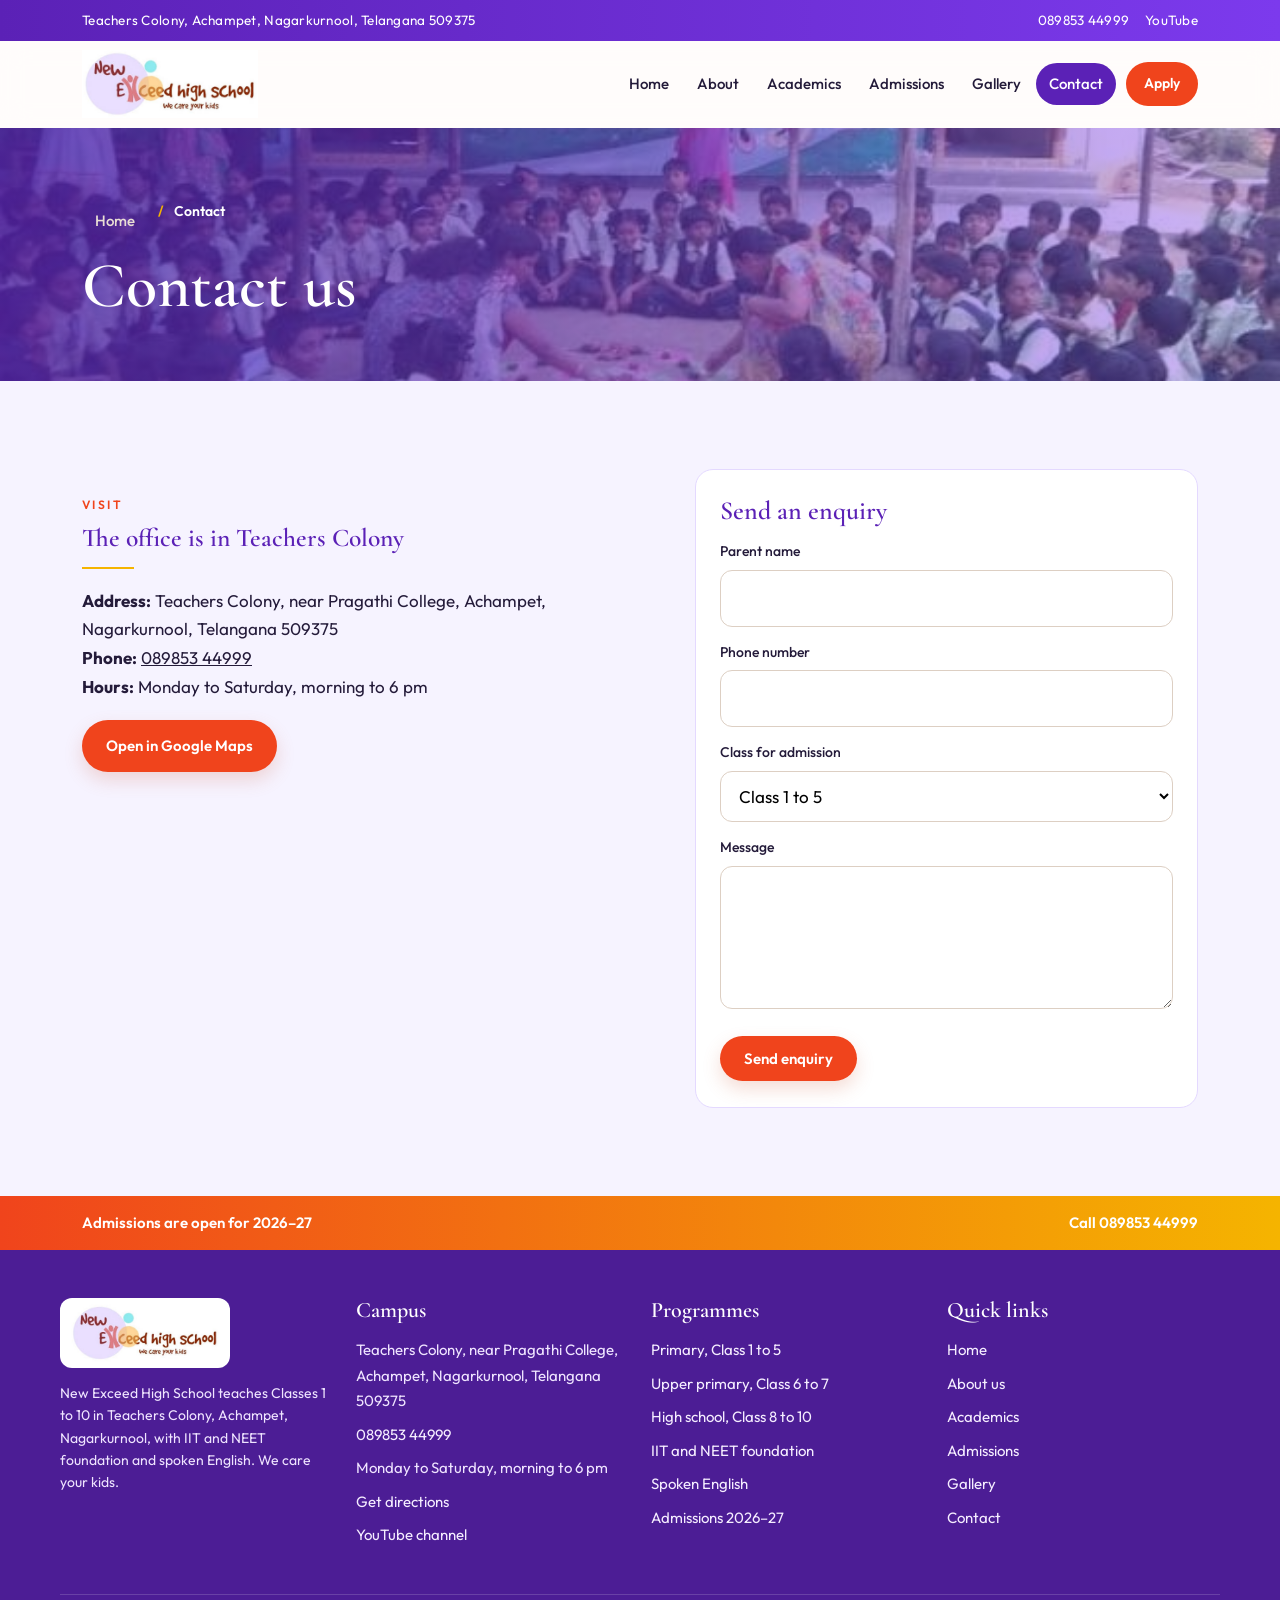
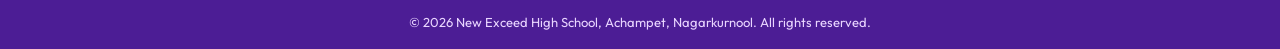
<file: contact.html>
<!DOCTYPE html>
<html lang="en">
<head>
<meta charset="utf-8">
<meta name="viewport" content="width=device-width,initial-scale=1">
<title>Contact | New Exceed High School, Achampet</title>
<meta name="description" content="Contact New Exceed High School, Teachers Colony, Achampet, Nagarkurnool. Phone 089853 44999.">
<link rel="preconnect" href="https://fonts.googleapis.com">
<link rel="preconnect" href="https://fonts.gstatic.com" crossorigin>
<link href="https://fonts.googleapis.com/css2?family=Cormorant+Garamond:wght@500;600;700&family=Outfit:wght@300;400;500;600;700&display=swap" rel="stylesheet">
<link rel="icon" href="assets/logo.png">
<link rel="stylesheet" href="assets/style.css">
</head>
<body>
<div class="topbar"><div class="wrap"><span>Teachers Colony, Achampet, Nagarkurnool, Telangana 509375</span><span class="top-links"><a href="tel:+918985344999">089853 44999</a><a href="https://www.youtube.com/@newexceedhighschoolachampe1278" target="_blank" rel="noopener">YouTube</a></span></div></div>
<header class="site"><div class="wrap">
<a class="brand" href="index.html"><img class="logo" src="assets/logo.png" alt="New Exceed High School — We care your kids"></a>
<button class="menu-btn" aria-expanded="false" aria-controls="nav" aria-label="Open menu"><span></span></button>
<nav id="nav" aria-label="Main"><ul>
<li><a href="index.html">Home</a></li>
<li><a href="about.html">About</a></li>
<li><a href="academics.html">Academics</a></li>
<li><a href="admissions.html">Admissions</a></li>
<li><a href="gallery.html">Gallery</a></li>
<li><a href="contact.html" class="on" aria-current="page">Contact</a></li>
<li class="nav-cta"><a class="btn small" href="admissions.html">Apply</a></li>
</ul></nav>
</div></header>
<div class="page-banner" style="background-image:url(assets/kids-activity.jpg)"><div class="wrap">
<nav aria-label="Breadcrumb"><ol class="crumbs"><li><a href="index.html">Home</a></li><li aria-current="page">Contact</li></ol></nav>
<h1>Contact us</h1>
</div></div>
<main>
<section class="block"><div class="wrap split">
<div class="reveal">
<p class="eyebrow">Visit</p>
<h2>The office is in Teachers Colony</h2>
<div class="rule"></div>
<p style="margin-top:18px"><b>Address:</b> Teachers Colony, near Pragathi College, Achampet, Nagarkurnool, Telangana 509375</p>
<p><b>Phone:</b> <a href="tel:+918985344999">089853 44999</a></p>
<p><b>Hours:</b> Monday to Saturday, morning to 6 pm</p>
<a class="btn" href="https://www.google.com/maps/search/?api=1&query=New+Exceed+High+School+Achampet" target="_blank" rel="noopener" style="margin-top:18px">Open in Google Maps</a>
<iframe class="map" style="margin-top:22px;min-height:280px" title="Map of New Exceed High School, Achampet" loading="lazy" src="https://maps.google.com/maps?q=16.39975,78.631085&z=16&output=embed"></iframe>
</div>
<form class="card reveal d2" onsubmit="event.preventDefault();this.innerHTML='<h3>Thank you</h3><p>We will call you back soon.</p>'">
<h3>Send an enquiry</h3>
<label for="n">Parent name</label>
<input id="n" name="name" required autocomplete="name">
<label for="p">Phone number</label>
<input id="p" name="phone" type="tel" required autocomplete="tel">
<label for="c">Class for admission</label>
<select id="c" name="class">
<option>Class 1 to 5</option>
<option>Class 6 to 7</option>
<option>Class 8 to 10</option>
</select>
<label for="m">Message</label>
<textarea id="m" name="message" rows="4"></textarea>
<button class="btn" type="submit" style="margin-top:18px">Send enquiry</button>
</form>
</div></section>
</main>
<footer>
<div class="foot-top"><div class="wrap"><span>Admissions are open for 2026–27</span><a href="tel:+918985344999">Call 089853 44999</a></div></div>
<div class="wrap foot-main grid g4">
<div><img class="logo flogo" src="assets/logo.png" alt="New Exceed High School"><p class="foot-note">New Exceed High School teaches Classes 1 to 10 in Teachers Colony, Achampet, Nagarkurnool, with IIT and NEET foundation and spoken English. We care your kids.</p></div>
<div><h3>Campus</h3><p>Teachers Colony, near Pragathi College, Achampet, Nagarkurnool, Telangana 509375</p><p><a href="tel:+918985344999">089853 44999</a></p><p>Monday to Saturday, morning to 6 pm</p><p><a href="https://www.google.com/maps/search/?api=1&query=New+Exceed+High+School+Achampet" target="_blank" rel="noopener">Get directions</a></p><p><a href="https://www.youtube.com/@newexceedhighschoolachampe1278" target="_blank" rel="noopener">YouTube channel</a></p></div>
<div><h3>Programmes</h3><a href="academics.html">Primary, Class 1 to 5</a><a href="academics.html">Upper primary, Class 6 to 7</a><a href="academics.html">High school, Class 8 to 10</a><a href="academics.html">IIT and NEET foundation</a><a href="gallery.html#videos">Spoken English</a><a href="admissions.html">Admissions 2026–27</a></div>
<div><h3>Quick links</h3><a href="index.html">Home</a><a href="about.html">About us</a><a href="academics.html">Academics</a><a href="admissions.html">Admissions</a><a href="gallery.html">Gallery</a><a href="contact.html">Contact</a></div>
</div>
<div class="wrap copy">&copy; 2026 New Exceed High School, Achampet, Nagarkurnool. All rights reserved.</div>
</footer>
<script src="assets/script.js"></script>
</body>
</html>
</file>
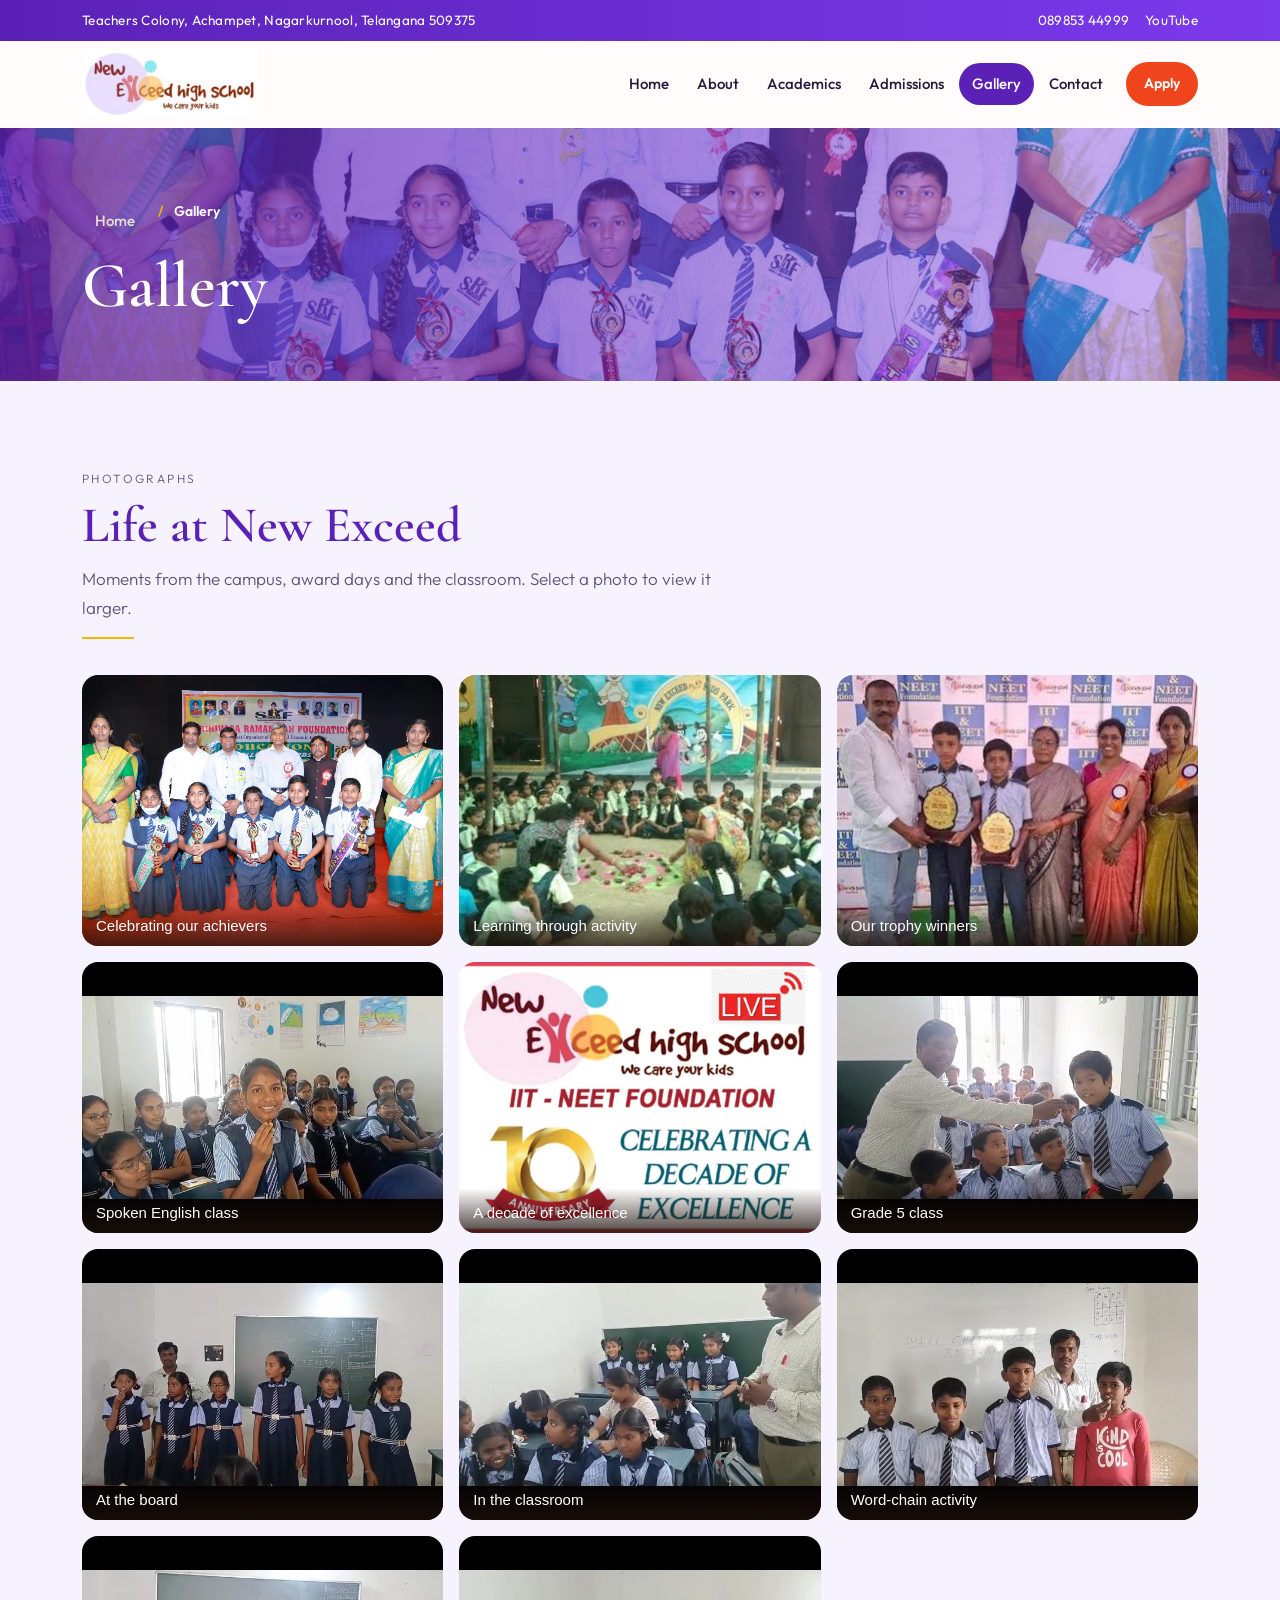
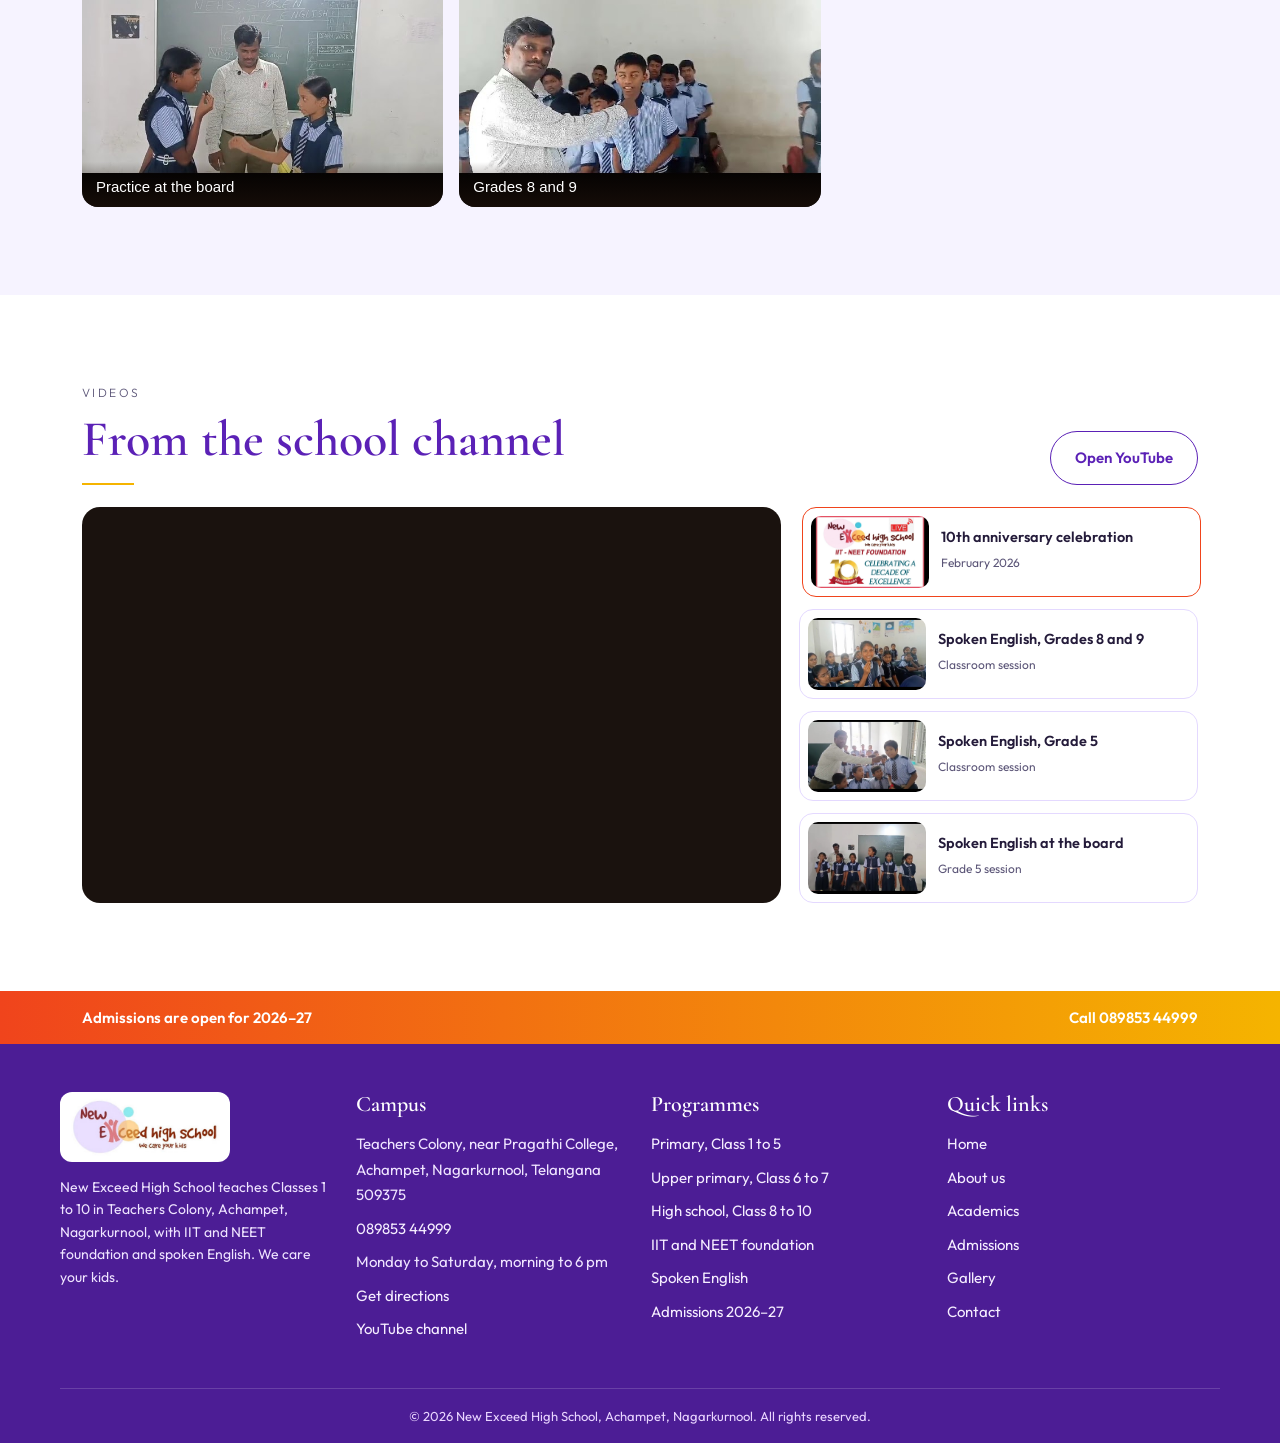
<file: gallery.html>
<!DOCTYPE html>
<html lang="en">
<head>
<meta charset="utf-8">
<meta name="viewport" content="width=device-width,initial-scale=1">
<title>Gallery | New Exceed High School, Achampet</title>
<meta name="description" content="Photos and videos from New Exceed High School, Achampet — celebrations, classrooms and the 10th anniversary.">
<link rel="preconnect" href="https://fonts.googleapis.com">
<link rel="preconnect" href="https://fonts.gstatic.com" crossorigin>
<link href="https://fonts.googleapis.com/css2?family=Cormorant+Garamond:wght@500;600;700&family=Outfit:wght@300;400;500;600;700&display=swap" rel="stylesheet">
<link rel="icon" href="assets/logo.png">
<link rel="stylesheet" href="assets/style.css">
</head>
<body>
<div class="topbar"><div class="wrap"><span>Teachers Colony, Achampet, Nagarkurnool, Telangana 509375</span><span class="top-links"><a href="tel:+918985344999">089853 44999</a><a href="https://www.youtube.com/@newexceedhighschoolachampe1278" target="_blank" rel="noopener">YouTube</a></span></div></div>
<header class="site"><div class="wrap">
<a class="brand" href="index.html"><img class="logo" src="assets/logo.png" alt="New Exceed High School — We care your kids"></a>
<button class="menu-btn" aria-expanded="false" aria-controls="nav" aria-label="Open menu"><span></span></button>
<nav id="nav" aria-label="Main"><ul>
<li><a href="index.html">Home</a></li>
<li><a href="about.html">About</a></li>
<li><a href="academics.html">Academics</a></li>
<li><a href="admissions.html">Admissions</a></li>
<li><a href="gallery.html" class="on" aria-current="page">Gallery</a></li>
<li><a href="contact.html">Contact</a></li>
<li class="nav-cta"><a class="btn small" href="admissions.html">Apply</a></li>
</ul></nav>
</div></header>
<div class="page-banner" style="background-image:url(assets/award-ceremony.jpg)"><div class="wrap">
<nav aria-label="Breadcrumb"><ol class="crumbs"><li><a href="index.html">Home</a></li><li aria-current="page">Gallery</li></ol></nav>
<h1>Gallery</h1>
</div></div>
<main>
<section class="block"><div class="wrap">
<div class="head reveal"><p class="eyebrow">Photographs</p><h2>Life at New Exceed</h2><p>Moments from the campus, award days and the classroom. Select a photo to view it larger.</p><div class="rule"></div></div>
<div class="gal">
<button type="button" class="reveal" data-full="assets/award-ceremony.jpg" data-alt="Students and teachers at an award ceremony"><img src="assets/award-ceremony.jpg" alt="Students and teachers at an award ceremony"><span>Celebrating our achievers</span></button>
<button type="button" class="reveal d1" data-full="assets/kids-activity.jpg" data-alt="Students taking part in a playground activity"><img src="assets/kids-activity.jpg" alt="Students taking part in a playground activity"><span>Learning through activity</span></button>
<button type="button" class="reveal d2" data-full="assets/trophy-winners.jpg" data-alt="Students with trophies"><img src="assets/trophy-winners.jpg" alt="Students with trophies"><span>Our trophy winners</span></button>
<button type="button" class="reveal" data-full="assets/spoken-english.jpg" data-alt="Students in a spoken English class"><img src="assets/spoken-english.jpg" alt="Students in a spoken English class"><span>Spoken English class</span></button>
<button type="button" class="reveal d1" data-full="assets/anniversary.jpg" data-alt="Tenth anniversary poster for New Exceed High School"><img src="assets/anniversary.jpg" alt="Tenth anniversary poster for New Exceed High School"><span>A decade of excellence</span></button>
<button type="button" class="reveal d2" data-full="assets/class-boys.jpg" data-alt="Boys practising English with their teacher"><img src="assets/class-boys.jpg" alt="Boys practising English with their teacher"><span>Grade 5 class</span></button>
<button type="button" class="reveal" data-full="assets/class-board.jpg" data-alt="Students speaking at the board"><img src="assets/class-board.jpg" alt="Students speaking at the board"><span>At the board</span></button>
<button type="button" class="reveal d1" data-full="assets/class-desks.jpg" data-alt="Students seated for a spoken English class"><img src="assets/class-desks.jpg" alt="Students seated for a spoken English class"><span>In the classroom</span></button>
<button type="button" class="reveal d2" data-full="assets/class-chain.jpg" data-alt="Students in a word-chain activity"><img src="assets/class-chain.jpg" alt="Students in a word-chain activity"><span>Word-chain activity</span></button>
<button type="button" class="reveal" data-full="assets/class-group.jpg" data-alt="Two students practising with their teacher"><img src="assets/class-group.jpg" alt="Two students practising with their teacher"><span>Practice at the board</span></button>
<button type="button" class="reveal d1" data-full="assets/class-seniors.jpg" data-alt="Senior students in a spoken English session"><img src="assets/class-seniors.jpg" alt="Senior students in a spoken English session"><span>Grades 8 and 9</span></button>
</div>
</div></section>
<section class="block alt" id="videos"><div class="wrap">
<div class="vhead">
<div class="head reveal"><p class="eyebrow">Videos</p><h2>From the school channel</h2><div class="rule"></div></div>
<a class="btn line reveal" href="https://www.youtube.com/@newexceedhighschoolachampe1278" target="_blank" rel="noopener">Open YouTube</a>
</div>
<div class="videos">
<iframe id="player" class="player reveal" src="https://www.youtube.com/embed/hDOFHgXUAkg" title="10th anniversary celebration of New Exceed High School" loading="lazy" allow="accelerometer; autoplay; clipboard-write; encrypted-media; gyroscope; picture-in-picture; fullscreen" allowfullscreen></iframe>
<div class="vlist reveal d2">
<button class="vcard on" type="button" data-id="hDOFHgXUAkg"><img src="assets/anniversary.jpg" alt=""><span><b>10th anniversary celebration</b><small>February 2026</small></span></button>
<button class="vcard" type="button" data-id="EHs2KDiS1x0"><img src="assets/spoken-english.jpg" alt=""><span><b>Spoken English, Grades 8 and 9</b><small>Classroom session</small></span></button>
<button class="vcard" type="button" data-id="FeVdJHSKleA"><img src="assets/class-boys.jpg" alt=""><span><b>Spoken English, Grade 5</b><small>Classroom session</small></span></button>
<button class="vcard" type="button" data-id="jCNmne31GKw"><img src="assets/class-board.jpg" alt=""><span><b>Spoken English at the board</b><small>Grade 5 session</small></span></button>
</div>
</div>
</div></section>
</main>
<div class="lightbox" role="dialog" aria-modal="true" aria-label="Photo"><button type="button" aria-label="Close">&times;</button><img alt=""></div>
<footer>
<div class="foot-top"><div class="wrap"><span>Admissions are open for 2026–27</span><a href="tel:+918985344999">Call 089853 44999</a></div></div>
<div class="wrap foot-main grid g4">
<div><img class="logo flogo" src="assets/logo.png" alt="New Exceed High School"><p class="foot-note">New Exceed High School teaches Classes 1 to 10 in Teachers Colony, Achampet, Nagarkurnool, with IIT and NEET foundation and spoken English. We care your kids.</p></div>
<div><h3>Campus</h3><p>Teachers Colony, near Pragathi College, Achampet, Nagarkurnool, Telangana 509375</p><p><a href="tel:+918985344999">089853 44999</a></p><p>Monday to Saturday, morning to 6 pm</p><p><a href="https://www.google.com/maps/search/?api=1&query=New+Exceed+High+School+Achampet" target="_blank" rel="noopener">Get directions</a></p><p><a href="https://www.youtube.com/@newexceedhighschoolachampe1278" target="_blank" rel="noopener">YouTube channel</a></p></div>
<div><h3>Programmes</h3><a href="academics.html">Primary, Class 1 to 5</a><a href="academics.html">Upper primary, Class 6 to 7</a><a href="academics.html">High school, Class 8 to 10</a><a href="academics.html">IIT and NEET foundation</a><a href="gallery.html#videos">Spoken English</a><a href="admissions.html">Admissions 2026–27</a></div>
<div><h3>Quick links</h3><a href="index.html">Home</a><a href="about.html">About us</a><a href="academics.html">Academics</a><a href="admissions.html">Admissions</a><a href="gallery.html">Gallery</a><a href="contact.html">Contact</a></div>
</div>
<div class="wrap copy">&copy; 2026 New Exceed High School, Achampet, Nagarkurnool. All rights reserved.</div>
</footer>
<script src="assets/script.js"></script>
</body>
</html>
</file>
<file: assets/style.css>
:root{
  --ink:#241b3a;
  --brown:#5b21b6;
  --deep:#5b21b6;
  --purple:#6d28d9;
  --coral:#f0441c;
  --gold:#f5b400;
  --cream:#f6f3ff;
  --paper:#ffffff;
  --line:#e4d9ff;
  --mute:#5c5678;
  --soft:#efe7ff;
}
*{box-sizing:border-box;margin:0;padding:0}
html{scroll-behavior:smooth}
body{
  font-family:'Outfit',system-ui,sans-serif;
  color:var(--ink);
  background:var(--cream);
  line-height:1.7;
  font-size:17px;
  font-weight:400;
}
img{max-width:100%;display:block}
h1,h2,h3{font-family:'Cormorant Garamond',Georgia,serif;line-height:1.15;color:var(--deep);font-weight:600}
a{color:inherit}
.wrap{max-width:1160px;margin:0 auto;padding:0 22px}
:focus-visible{outline:3px solid var(--gold);outline-offset:3px}

.topbar{background:linear-gradient(90deg,#5b21b6,#7c3aed);color:#fff;font-size:13.5px;letter-spacing:.02em}
.topbar .wrap{display:flex;justify-content:space-between;gap:14px;flex-wrap:wrap;padding-top:9px;padding-bottom:9px}
.topbar a{text-decoration:none}
.topbar a:hover{color:#fff}
.top-links{display:flex;gap:16px;flex-wrap:wrap}

header.site{
  background:rgba(255,253,251,.92);
  backdrop-filter:blur(14px);
  border-bottom:1px solid transparent;
  position:sticky;top:0;z-index:50;
  transition:box-shadow .35s ease,border-color .35s ease,background .35s ease;
}
header.site.shrink{box-shadow:0 10px 30px rgba(60,36,24,.08);border-bottom-color:var(--line);background:rgba(255,253,251,.97)}
header.site .wrap{display:flex;align-items:center;justify-content:space-between;min-height:86px;gap:16px;transition:min-height .3s ease}
header.site.shrink .wrap{min-height:70px}
.brand{display:flex;align-items:center;text-decoration:none}
.logo{height:68px;width:auto;transition:height .3s ease}
header.site.shrink .logo{height:54px}
nav ul{display:flex;gap:2px;list-style:none;align-items:center}
nav a{
  display:block;padding:8px 13px;text-decoration:none;font-weight:500;border-radius:999px;font-size:15px;
  position:relative;transition:color .25s ease,background .25s ease;
}
nav a:hover{background:var(--soft);color:var(--brown)}
nav a.on{background:var(--deep);color:#fff}
.nav-cta{margin-left:8px}
nav .nav-cta a{background:var(--coral);color:#fff;padding:10px 18px;box-shadow:none}
nav .nav-cta a:hover{background:#be573a;color:#fff}
.menu-btn{
  display:none;background:transparent;border:1px solid var(--line);width:46px;height:42px;border-radius:10px;cursor:pointer;
  position:relative;
}
.menu-btn span,.menu-btn span::before,.menu-btn span::after{
  display:block;height:2px;width:18px;background:var(--deep);border-radius:2px;position:absolute;left:13px;transition:.3s;
}
.menu-btn span{top:20px}
.menu-btn span::before,.menu-btn span::after{content:"";left:0}
.menu-btn span::before{top:-6px}
.menu-btn span::after{top:6px}
.menu-btn[aria-expanded="true"] span{background:transparent}
.menu-btn[aria-expanded="true"] span::before{top:0;transform:rotate(45deg)}
.menu-btn[aria-expanded="true"] span::after{top:0;transform:rotate(-45deg)}

.btn{
  display:inline-flex;align-items:center;justify-content:center;gap:8px;
  background:var(--coral);color:#fff;padding:13px 24px;border-radius:999px;
  font-weight:600;text-decoration:none;border:0;cursor:pointer;font-size:15px;font-family:inherit;
  transition:transform .25s ease,background .25s ease,box-shadow .25s ease;
  box-shadow:0 8px 18px rgba(210,101,69,.22);
}
.btn:hover{background:#be573a;transform:translateY(-2px)}
.btn.ghost{background:transparent;color:#fff;border:1.5px solid rgba(255,255,255,.75);box-shadow:none}
.btn.ghost:hover{background:#fff;color:var(--deep)}
.btn.line{background:transparent;color:var(--deep);border:1.5px solid var(--deep);box-shadow:none}
.btn.line:hover{background:var(--deep);color:#fff}
.btn.small{padding:10px 18px;font-size:14px}

.carousel{position:relative;overflow:hidden;background:var(--deep);color:#fff}
.slides{display:flex;transition:transform .9s cubic-bezier(.22,.7,.25,1)}
.slide{min-width:100%;min-height:min(86vh,760px);display:flex;align-items:center;position:relative;overflow:hidden}
.slide .bg{
  position:absolute;inset:-6%;
  background-size:cover;background-position:center;
  transform:scale(1.08);
  transition:transform 7s ease;
}
.slide.on .bg{transform:scale(1)}
.s1 .bg{background-image:url(kids-activity.jpg);background-position:center 40%}
.s2 .bg{background-image:url(award-ceremony.jpg);background-position:center 30%}
.s3 .bg{background-image:url(spoken-english.jpg);background-position:center 35%}
.s4 .bg{background-image:url(anniversary.jpg);background-position:center}
.slide::before{
  content:"";position:absolute;inset:0;z-index:1;
  background:linear-gradient(100deg,rgba(76,29,149,.62) 0%,rgba(91,33,182,.28) 55%,rgba(91,33,182,.08) 100%);
}
.slide .wrap{position:relative;z-index:2;width:100%;padding-top:54px;padding-bottom:70px}
.kicker{
  display:inline-block;letter-spacing:.22em;text-transform:uppercase;font-size:12px;font-weight:600;
  color:var(--gold);margin-bottom:14px;
}
.slide h2{color:#fff;font-size:clamp(40px,6vw,72px);max-width:760px;margin-bottom:14px}
.slide p{max-width:540px;font-size:18px;color:#f4ebe4;margin-bottom:28px;font-weight:300}
.actions{display:flex;flex-wrap:wrap;gap:12px}
.slide .kicker,.slide h2,.slide p,.slide .actions{opacity:0;transform:translateY(18px)}
.slide.on .kicker,.slide.on h2,.slide.on p,.slide.on .actions{animation:rise .8s ease forwards}
.slide.on h2{animation-delay:.08s}
.slide.on p{animation-delay:.18s}
.slide.on .actions{animation-delay:.3s}
@keyframes rise{to{opacity:1;transform:none}}

.arrow{
  position:absolute;top:50%;transform:translateY(-50%);z-index:5;
  background:rgba(255,255,255,.12);border:1px solid rgba(255,255,255,.45);color:#fff;
  width:48px;height:48px;border-radius:50%;font-size:26px;cursor:pointer;
  transition:background .25s ease,color .25s ease,transform .25s ease;
}
.arrow:hover{background:var(--gold);color:#241a00;transform:translateY(-50%) scale(1.06)}
.prev{left:18px}.next{right:18px}
.dots{position:absolute;bottom:22px;left:0;right:0;display:flex;justify-content:center;gap:8px;z-index:5}
.dots button{width:28px;height:4px;border-radius:99px;border:0;background:rgba(255,255,255,.4);cursor:pointer;padding:0;transition:.3s}
.dots button.on{background:var(--gold);width:42px}

.notice{background:var(--coral);color:#fff;overflow:hidden;font-weight:600;font-size:14.5px}
.marquee{display:flex;width:max-content;animation:ticker 28s linear infinite}
.marquee span{padding:11px 40px;white-space:nowrap}
.notice:hover .marquee{animation-play-state:paused}
@keyframes ticker{to{transform:translateX(-50%)}}

.page-banner{
  position:relative;color:#fff;padding:72px 0 58px;overflow:hidden;
  background:#3c2418 center/cover no-repeat;
}
.page-banner::before{content:"";position:absolute;inset:0;background:linear-gradient(100deg,rgba(91,33,182,.78),rgba(124,58,237,.35))}
.page-banner .wrap{position:relative;z-index:1}
.page-banner h1{color:#fff;font-size:clamp(40px,5vw,64px);margin-top:8px}
.crumbs{display:flex;flex-wrap:wrap;list-style:none;font-size:14px;color:#eadfd4}
.crumbs li+li::before{content:"/";margin:0 10px;color:var(--gold)}
.crumbs a{text-decoration:none}
.crumbs a:hover{color:#fff}
.crumbs [aria-current]{color:#fff;font-weight:600}

section.block{padding:88px 0}
section.alt{background:var(--paper)}
.eyebrow{
  letter-spacing:.2em;text-transform:uppercase;font-size:12px;font-weight:600;color:var(--coral);margin-bottom:8px;
}
.head{max-width:680px;margin-bottom:36px}
.head h2{font-size:clamp(34px,4vw,50px);margin-bottom:10px}
.head p{color:var(--mute);font-weight:300}
.rule{width:52px;height:2px;background:var(--gold);margin:14px 0 0}

.grid{display:grid;gap:22px}
.g2{grid-template-columns:repeat(2,1fr)}
.g3{grid-template-columns:repeat(3,1fr)}
.g4{grid-template-columns:repeat(4,1fr)}
.card{
  background:var(--paper);border:1px solid var(--line);border-radius:18px;padding:26px 24px;
  transition:transform .35s ease,box-shadow .35s ease,border-color .35s ease;
}
.alt .card{background:var(--cream)}
.card:hover{transform:translateY(-6px);box-shadow:0 18px 40px rgba(60,36,24,.08);border-color:#e2cfc0}
.card h3{font-size:26px;margin-bottom:8px}
.card p{color:var(--mute);font-size:15.5px}
.ic{
  width:46px;height:46px;border-radius:14px;display:grid;place-items:center;
  background:#fff4ec;color:var(--coral);margin-bottom:16px;
}
.ic svg{width:24px;height:24px;stroke:currentColor;fill:none;stroke-width:1.7;stroke-linecap:round;stroke-linejoin:round}

.split{display:grid;grid-template-columns:1.05fr .95fr;gap:56px;align-items:center}
.frame{
  position:relative;border-radius:22px;overflow:hidden;min-height:420px;
  box-shadow:0 24px 50px rgba(60,36,24,.16);
}
.frame img{width:100%;height:100%;object-fit:cover;min-height:420px;transition:transform .8s ease}
.frame:hover img{transform:scale(1.04)}
.frame figcaption{
  position:absolute;left:16px;bottom:16px;background:rgba(255,253,251,.92);
  color:var(--deep);padding:8px 14px;border-radius:999px;font-size:13px;font-weight:600;
}

.band{background:linear-gradient(90deg,#6d28d9,#8b5cf6);color:#fff;padding:28px 0}
.band .grid{gap:0}
.stat{text-align:center;padding:18px 10px;position:relative}
.stat + .stat::before{content:"";position:absolute;left:0;top:22%;bottom:22%;width:1px;background:rgba(255,255,255,.15)}
.stat b{display:block;font:600 34px 'Cormorant Garamond',serif;color:#ffe27a}
.stat span{color:#eadfd4;font-size:14px}

ul.tick{list-style:none}
ul.tick li{padding-left:30px;position:relative;margin-bottom:10px}
ul.tick li::before{
  content:"";position:absolute;left:0;top:8px;width:16px;height:16px;border-radius:50%;
  background:var(--coral) url("data:image/svg+xml;utf8,<svg xmlns='http://www.w3.org/2000/svg' viewBox='0 0 16 16'><path d='M3.5 8.2 6.4 11 12.5 5' fill='none' stroke='white' stroke-width='1.8' stroke-linecap='round'/></svg>") center/12px no-repeat;
}

table{width:100%;border-collapse:collapse;background:var(--paper);border-radius:16px;overflow:hidden}
th,td{text-align:left;padding:15px 18px;border-bottom:1px solid var(--line)}
th{background:var(--deep);color:#fff;font-weight:500;font-family:'Outfit',sans-serif;font-size:14px;letter-spacing:.04em;text-transform:uppercase}
tr:last-child td{border-bottom:0}
tbody tr{transition:background .25s ease}
tbody tr:hover{background:#fff7f1}
.tbl{overflow-x:auto;border:1px solid var(--line);border-radius:16px}

.gal{display:grid;grid-template-columns:repeat(3,1fr);gap:16px}
.gal button,.shot{
  position:relative;aspect-ratio:4/3;border-radius:16px;overflow:hidden;border:0;padding:0;cursor:pointer;background:#ddd;width:100%;
  display:block;text-align:left;
}
.gal img,.shot img{width:100%;height:100%;object-fit:cover;transition:transform .7s ease}
.gal button:hover img,.shot:hover img{transform:scale(1.06)}
.gal span,.shot span{
  position:absolute;left:0;right:0;bottom:0;padding:16px 14px 12px;
  background:linear-gradient(to top,rgba(28,16,10,.78),transparent);
  color:#fff;font-weight:500;font-size:15px;
}

.videos{display:grid;grid-template-columns:1.4fr .8fr;gap:18px;align-items:stretch}
.player{aspect-ratio:16/9;width:100%;border:0;border-radius:18px;background:#1a120e;display:block}
.vlist{display:flex;flex-direction:column;gap:12px}
.vcard{
  display:grid;grid-template-columns:118px 1fr;gap:12px;align-items:center;
  background:var(--paper);border:1px solid var(--line);border-radius:14px;padding:8px;text-align:left;
  cursor:pointer;font:inherit;color:inherit;transition:border-color .25s ease,transform .25s ease;
}
.vcard img{width:118px;height:72px;object-fit:cover;border-radius:10px}
.vcard b{display:block;font-size:14.5px;font-weight:600;line-height:1.35}
.vcard small{color:var(--mute);font-size:12px}
.vcard.on,.vcard:hover{border-color:var(--coral);transform:translateX(3px)}
.vhead{display:flex;justify-content:space-between;align-items:flex-end;gap:16px;flex-wrap:wrap;margin-bottom:22px}
.vhead .head{margin-bottom:0}

.cta{position:relative;overflow:hidden;background:linear-gradient(110deg,#6d28d9,#a855f7 55%,#f0441c);color:#fff;padding:78px 0;text-align:center}
.cta::before{
  content:"";position:absolute;width:420px;height:420px;border-radius:50%;
  background:radial-gradient(circle,rgba(196,138,58,.35),transparent 68%);
  right:-80px;top:-140px;animation:glow 8s ease-in-out infinite alternate;
}
@keyframes glow{to{transform:translate(-30px,20px) scale(1.08)}}
.cta .wrap{position:relative}
.cta h2{color:#fff;font-size:clamp(34px,4vw,52px);margin-bottom:10px}
.cta p{color:#eadfd4;margin-bottom:22px}

footer{background:#4c1d95;color:#f3e8ff;padding:0;font-size:15px}
.foot-top{background:linear-gradient(90deg,#f0441c,#f5b400);color:#fff;font-weight:600}
.foot-top .wrap{display:flex;justify-content:space-between;gap:16px;align-items:center;flex-wrap:wrap;padding-top:14px;padding-bottom:14px}
footer .foot-top a{color:#fff;text-decoration:none;display:inline;margin:0}
footer .foot-top a:hover{color:#fff;padding-left:0}
.foot-main{padding:48px 0 10px}
footer h3{color:#fff;font-size:22px;margin-bottom:14px}
footer a{text-decoration:none;display:block;margin-bottom:8px;color:#f5edff;transition:color .2s ease,padding-left .2s ease}
footer a:hover{color:#ffe27a;padding-left:4px}
footer p{color:#efe4ff;margin-bottom:8px}
footer .copy{border-top:1px solid rgba(255,255,255,.16);margin-top:28px;padding:16px 0;text-align:center;font-size:13px;color:#e9d5ff}
.flogo{background:#fff;border-radius:12px;padding:6px 10px;height:70px;margin-bottom:14px}
.foot-note{font-size:14px;line-height:1.6}

form label{display:block;font-weight:500;margin:14px 0 6px;font-size:14px}
form input,form textarea,form select{
  width:100%;padding:13px 14px;border:1px solid #ddcfc3;border-radius:12px;font:inherit;background:#fff;
  transition:border-color .25s ease,box-shadow .25s ease;
}
form input:focus,form textarea:focus,form select:focus{border-color:var(--coral);box-shadow:0 0 0 4px rgba(210,101,69,.12);outline:none}
.map{width:100%;min-height:420px;border:0;border-radius:18px;filter:saturate(.9)}

.lightbox{
  position:fixed;inset:0;background:rgba(18,10,8,.88);z-index:80;display:none;
  align-items:center;justify-content:center;padding:24px;
}
.lightbox.open{display:flex;animation:fade .25s ease}
.lightbox img{max-width:min(1000px,92vw);max-height:86vh;border-radius:12px;box-shadow:0 20px 60px rgba(0,0,0,.4)}
.lightbox button{
  position:absolute;top:18px;right:18px;width:44px;height:44px;border-radius:50%;border:0;
  background:#fff;color:var(--deep);font-size:26px;cursor:pointer;
}
@keyframes fade{from{opacity:0}to{opacity:1}}

.reveal{opacity:0;transform:translateY(26px);transition:opacity .7s ease,transform .7s ease}
.reveal.show{opacity:1;transform:none}
.d1{transition-delay:.08s}.d2{transition-delay:.16s}.d3{transition-delay:.24s}.d4{transition-delay:.32s}

@media(max-width:980px){
  .g3,.g4{grid-template-columns:repeat(2,1fr)}
  .split,.videos{grid-template-columns:1fr}
  .gal{grid-template-columns:repeat(2,1fr)}
  .stat + .stat::before{display:none}
}
@media(max-width:760px){
  .menu-btn{display:block}
  nav{
    position:absolute;top:100%;left:0;right:0;background:var(--paper);
    border-bottom:1px solid var(--line);box-shadow:0 16px 30px rgba(60,36,24,.08);
    opacity:0;transform:translateY(-8px);pointer-events:none;transition:.28s ease;
  }
  nav.open{opacity:1;transform:none;pointer-events:auto}
  nav ul{flex-direction:column;align-items:stretch;padding:12px}
  nav a{border-radius:10px}
  .nav-cta{margin:6px 0 4px}
  header.site .wrap{position:relative}
  .g2,.g3,.g4,.gal{grid-template-columns:1fr}
  .slide{min-height:560px}
  .arrow{display:none}
  .logo{height:54px}
  .frame,.frame img{min-height:260px}
}
@media(prefers-reduced-motion:reduce){
  html{scroll-behavior:auto}
  .slides,.reveal,.card,.btn,.slide .bg,.marquee,.logo,.frame img{transition:none!important;animation:none!important}
  .reveal{opacity:1;transform:none}
  .slide .kicker,.slide h2,.slide p,.slide .actions{opacity:1;transform:none;animation:none}
}
</file>
